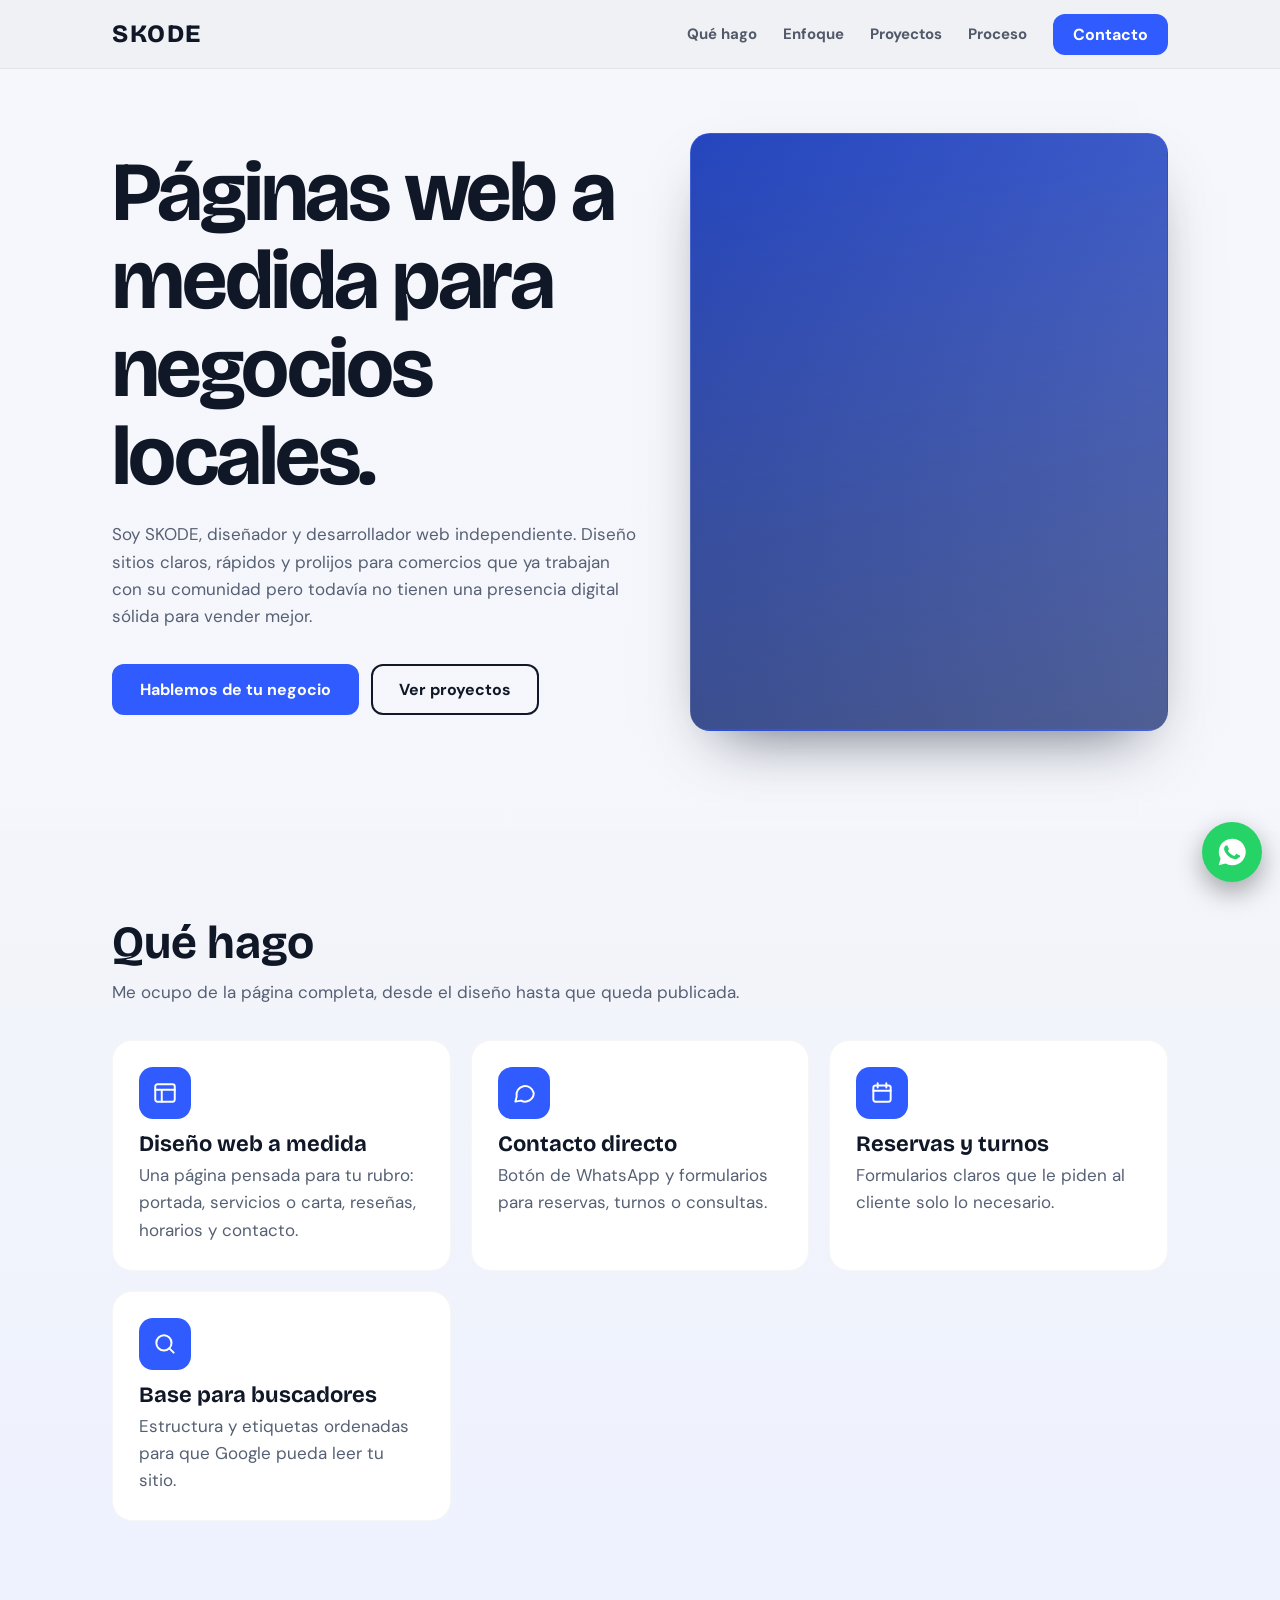
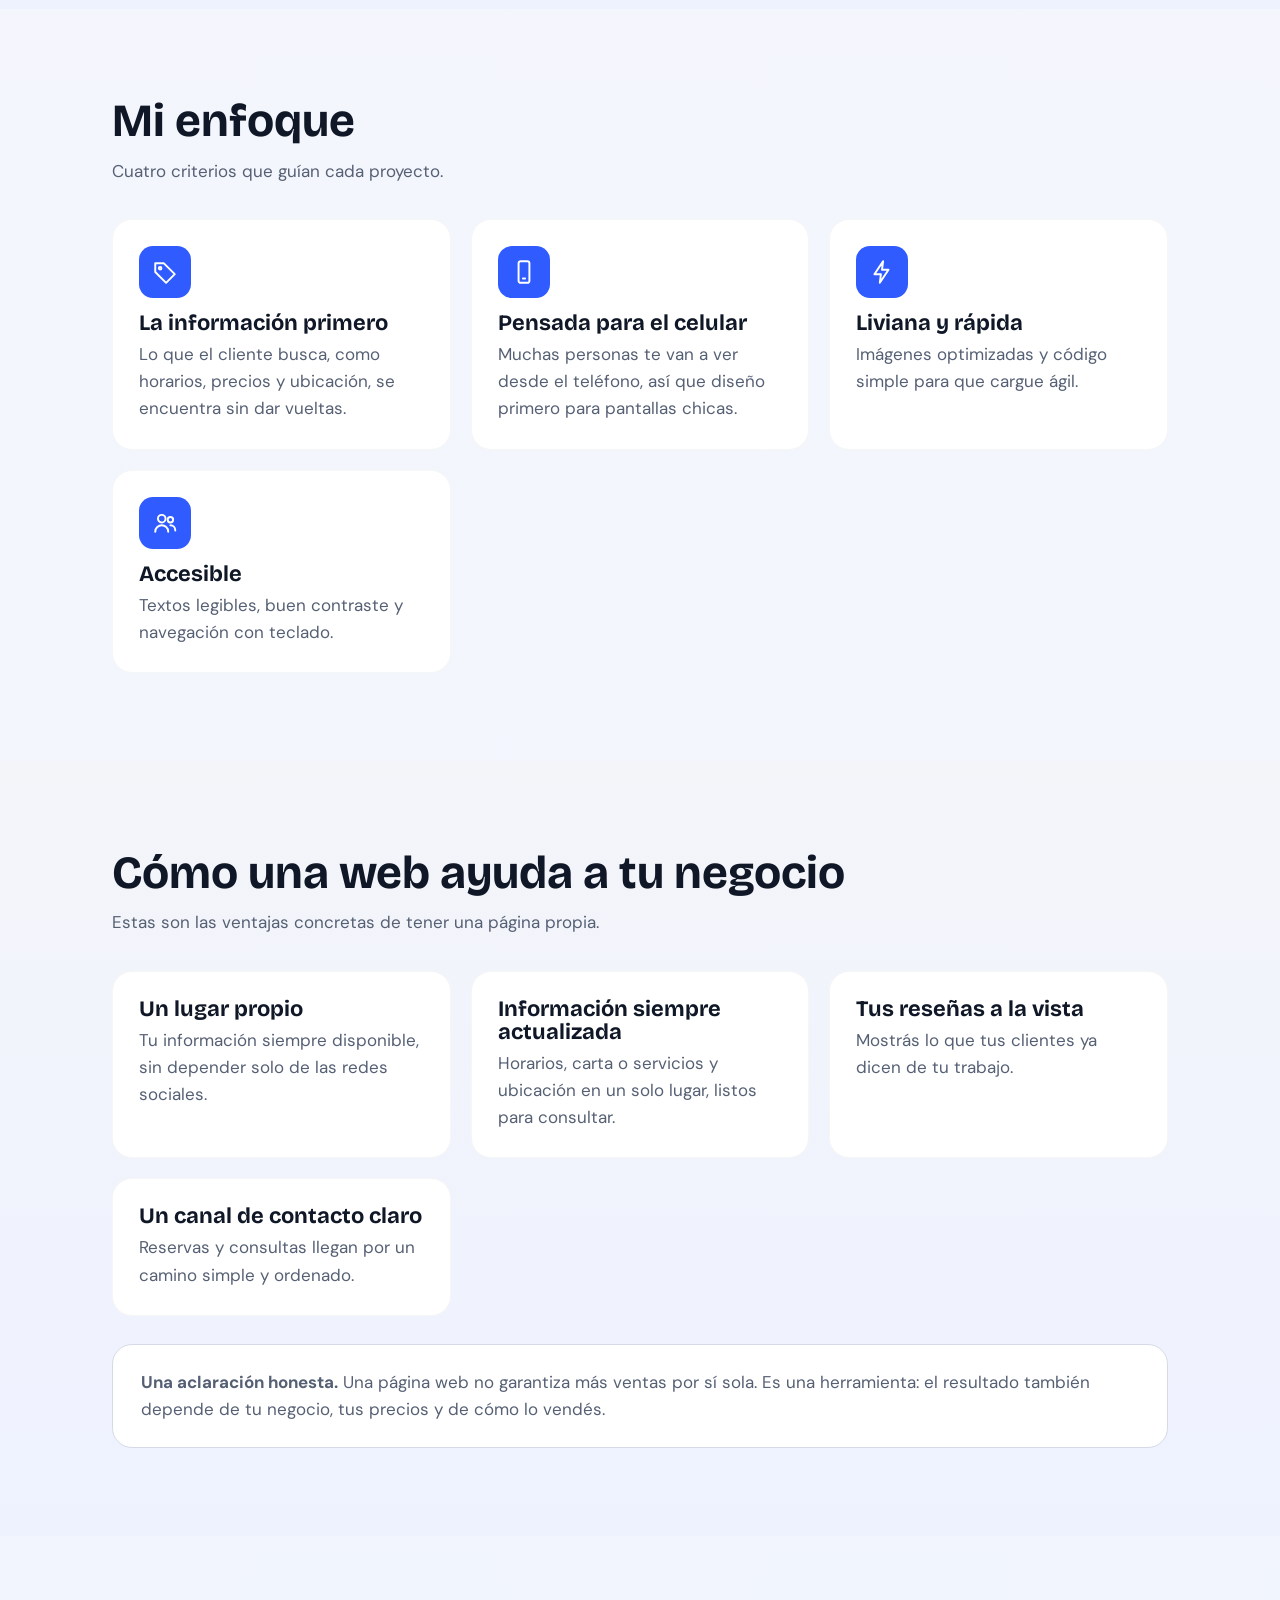
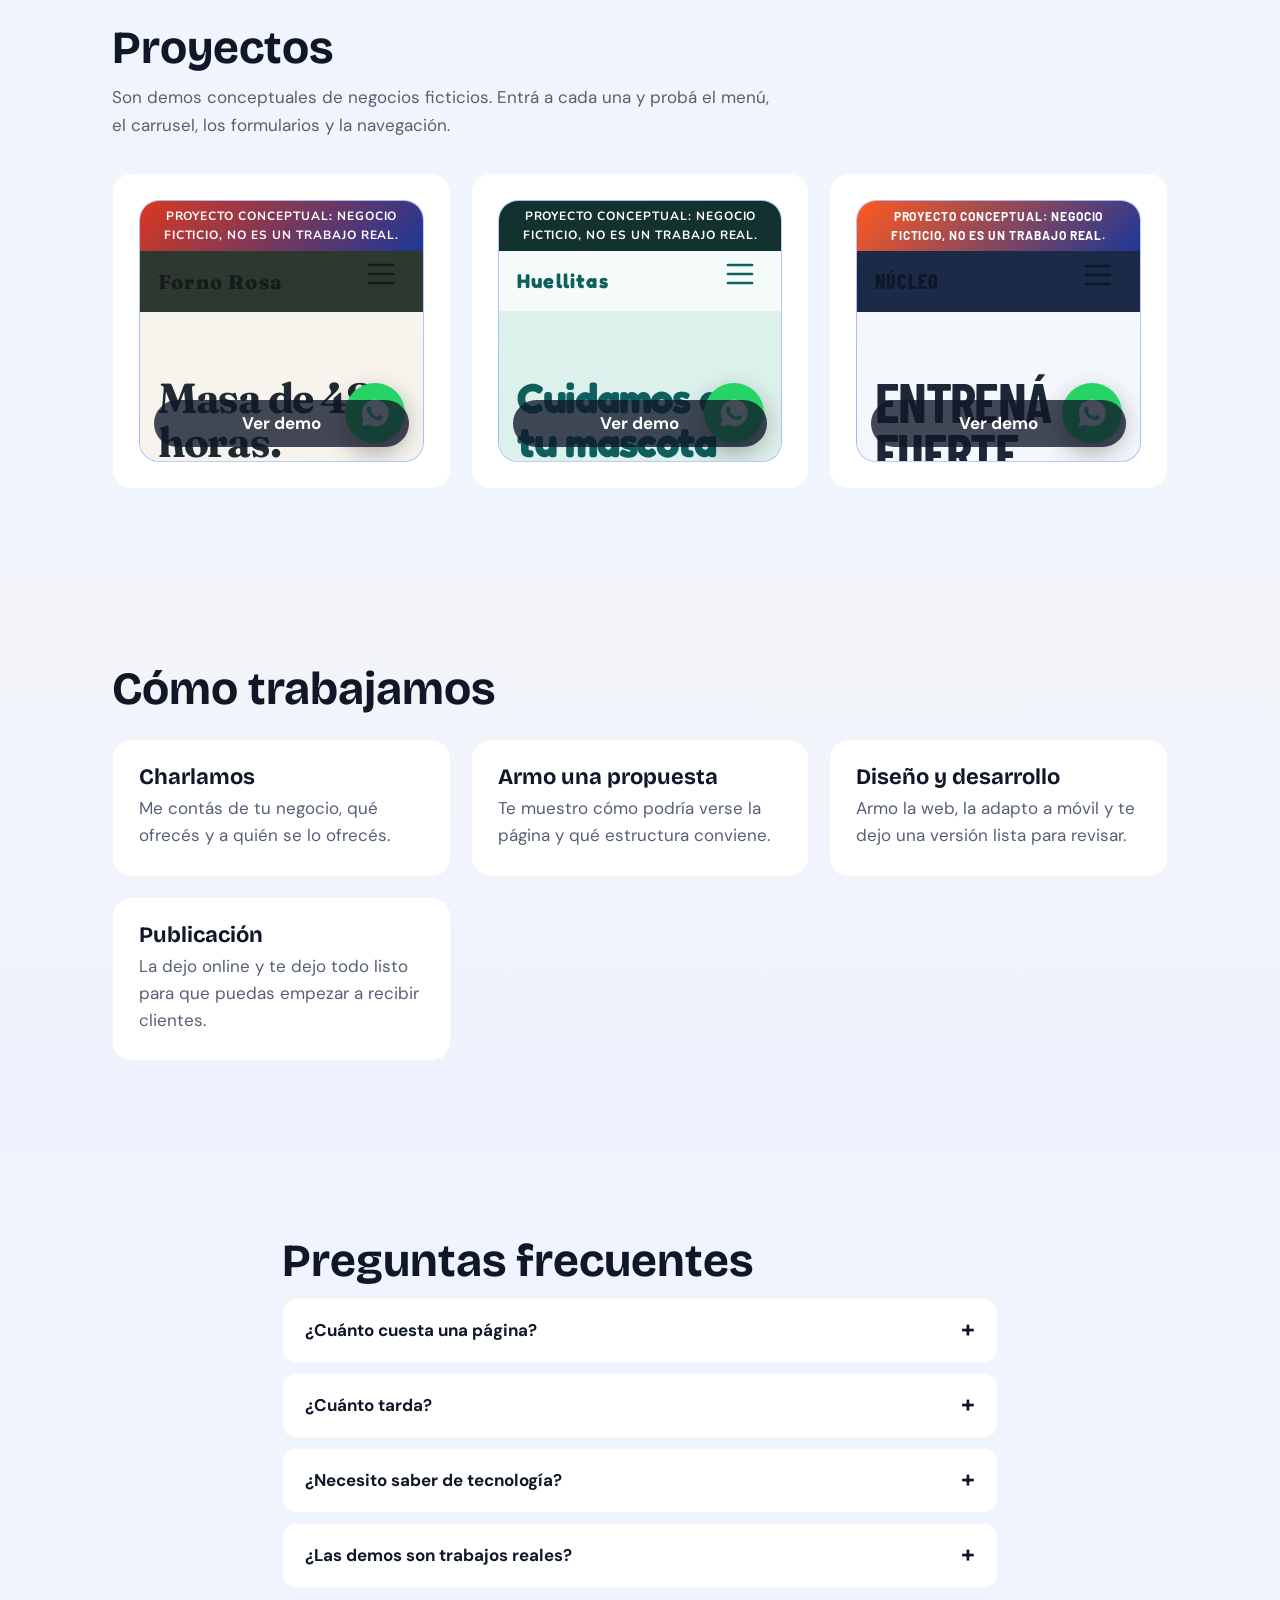
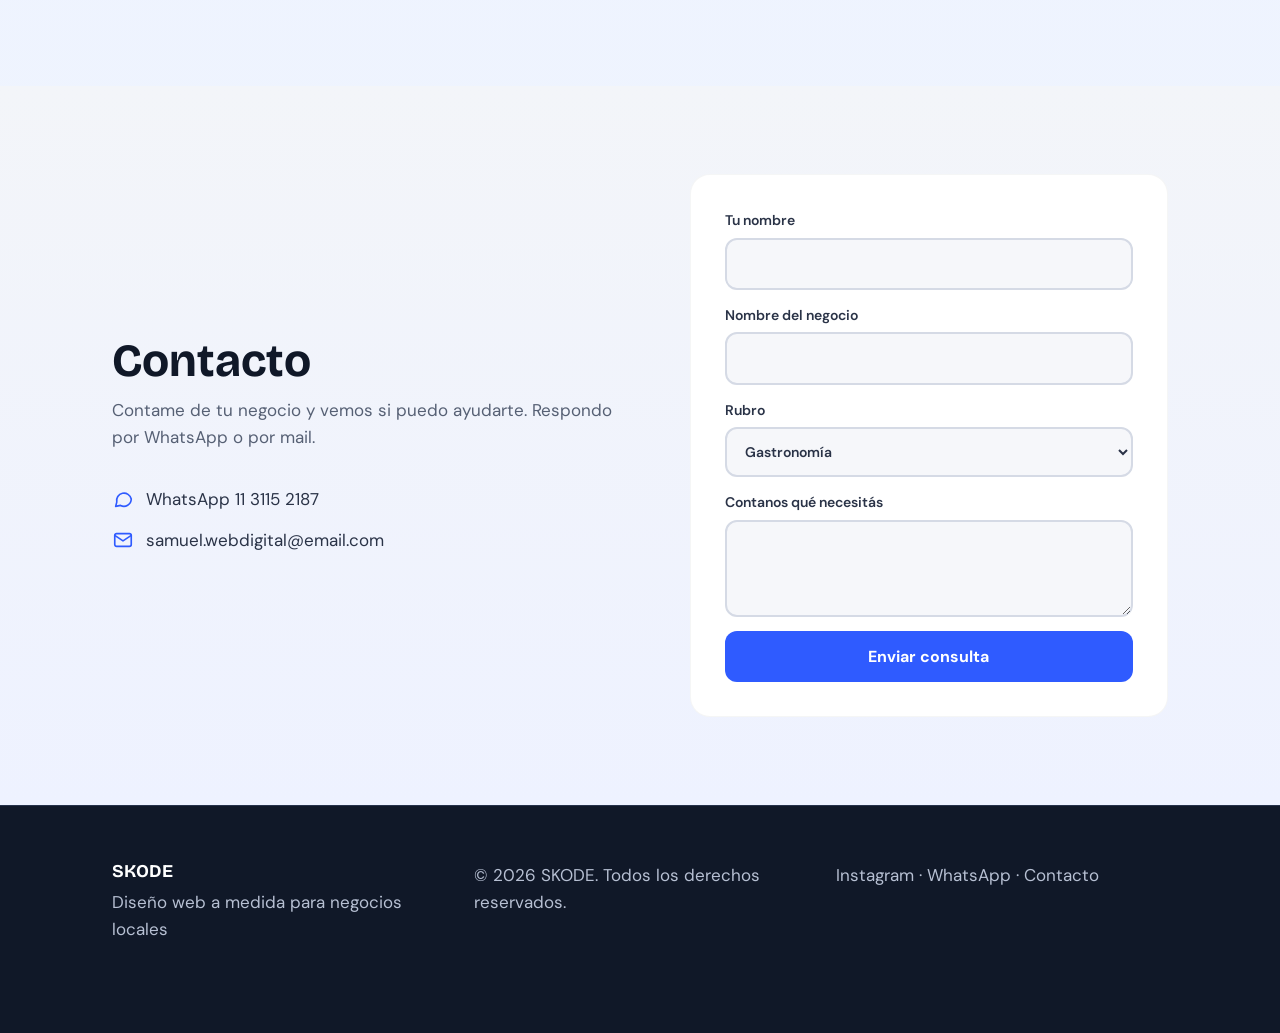
<file: index.html>
<!DOCTYPE html><html lang="es"><head><meta charset="utf-8"><meta name="viewport" content="width=device-width,initial-scale=1"><title>SKODE · Diseño web a medida para negocios locales</title><meta name="description" content="Diseño y desarrollo de páginas web a medida para comercios y negocios locales."><link rel="preconnect" href="https://fonts.googleapis.com"><link rel="preconnect" href="https://fonts.gstatic.com" crossorigin><link href="https://fonts.googleapis.com/css2?family=Bricolage+Grotesque:opsz,wght@12..96,500;12..96,800&family=DM+Sans:wght@400;500;700&display=swap" rel="stylesheet"><link rel="stylesheet" href="assets/common.css"><style>:root{--bg:#EEF0F4;--tx:#2A3347;--hd:#101828;--mu:#566074;--ac:#2F5BFF;--on:#fff;--cd:#fff;--bd:#D5DAE5;--nb:#EEF0F4ee;--fi:#F6F7FA;--r:12px;--r2:20px;--fh:'Bricolage Grotesque',sans-serif;--fb:'DM Sans',sans-serif}body{min-height:100vh}.dk{background:linear-gradient(180deg,#f3f5f9,#eef2ff)}.note{background:var(--cd);padding:24px 28px;border-radius:var(--r2);border:1px solid var(--bd);margin-top:28px}.note p{margin:0;color:var(--mu)}#beneficios .card,#proceso .card{height:100%}.hero .ph{background-blend-mode:multiply}.hero .ph::after{content:"";position:absolute;inset:0;background:linear-gradient(120deg,rgba(15,24,40,.2),rgba(15,24,40,.1));}</style></head><body data-wa="5491131152187" data-msg="Hola! Vi tu portfolio y quiero consultar por una web para mi negocio."><header class="nav"><div class="w"><a class="logo" href="#">SKODE</a><button class="burger" aria-label="Menú"><i data-i="menu"></i></button><nav><a href="#servicios">Qué hago</a><a href="#enfoque">Enfoque</a><a href="#proyectos">Proyectos</a><a href="#proceso">Proceso</a><a class="btn" href="#contacto">Contacto</a></nav></div></header><section class="hero"><div class="w two"><div><h1>Páginas web a medida para negocios locales.</h1><p class="sub">Soy SKODE, diseñador y desarrollador web independiente. Diseño sitios claros, rápidos y prolijos para comercios que ya trabajan con su comunidad pero todavía no tienen una presencia digital sólida para vender mejor.</p><div class="cta"><a class="btn" href="#contacto">Hablemos de tu negocio</a><a class="btn o" href="#proyectos">Ver proyectos</a></div></div><div class="ph tall" data-img="https://images.unsplash.com/photo-1522202176988-66273c2fd55f?auto=format&fit=crop&w=1200&q=80" style="--ill:linear-gradient(180deg,rgba(20,25,31,.12),rgba(20,25,31,.42));--g:linear-gradient(150deg,#2F5BFF,#8CA5FF)"></div></div></section><section class="dk sec" id="servicios"><div class="w"><h2 class="rv">Qué hago</h2><p class="sub rv">Me ocupo de la página completa, desde el diseño hasta que queda publicada.</p><div class="g"><div class="card rv"><div class="ic"><i data-i="layout"></i></div><h3>Diseño web a medida</h3><p>Una página pensada para tu rubro: portada, servicios o carta, reseñas, horarios y contacto.</p></div><div class="card rv"><div class="ic"><i data-i="chat"></i></div><h3>Contacto directo</h3><p>Botón de WhatsApp y formularios para reservas, turnos o consultas.</p></div><div class="card rv"><div class="ic"><i data-i="cal"></i></div><h3>Reservas y turnos</h3><p>Formularios claros que le piden al cliente solo lo necesario.</p></div><div class="card rv"><div class="ic"><i data-i="search"></i></div><h3>Base para buscadores</h3><p>Estructura y etiquetas ordenadas para que Google pueda leer tu sitio.</p></div></div></div></section><section class="sec" id="enfoque"><div class="w"><h2 class="rv">Mi enfoque</h2><p class="sub rv">Cuatro criterios que guían cada proyecto.</p><div class="g"><div class="card rv"><div class="ic"><i data-i="tag"></i></div><h3>La información primero</h3><p>Lo que el cliente busca, como horarios, precios y ubicación, se encuentra sin dar vueltas.</p></div><div class="card rv"><div class="ic"><i data-i="mobile"></i></div><h3>Pensada para el celular</h3><p>Muchas personas te van a ver desde el teléfono, así que diseño primero para pantallas chicas.</p></div><div class="card rv"><div class="ic"><i data-i="bolt"></i></div><h3>Liviana y rápida</h3><p>Imágenes optimizadas y código simple para que cargue ágil.</p></div><div class="card rv"><div class="ic"><i data-i="users"></i></div><h3>Accesible</h3><p>Textos legibles, buen contraste y navegación con teclado.</p></div></div></div></section><section class="dk sec" id="beneficios"><div class="w"><h2 class="rv">Cómo una web ayuda a tu negocio</h2><p class="sub rv">Estas son las ventajas concretas de tener una página propia.</p><div class="g"><div class="card rv"><h3>Un lugar propio</h3><p>Tu información siempre disponible, sin depender solo de las redes sociales.</p></div><div class="card rv"><h3>Información siempre actualizada</h3><p>Horarios, carta o servicios y ubicación en un solo lugar, listos para consultar.</p></div><div class="card rv"><h3>Tus reseñas a la vista</h3><p>Mostrás lo que tus clientes ya dicen de tu trabajo.</p></div><div class="card rv"><h3>Un canal de contacto claro</h3><p>Reservas y consultas llegan por un camino simple y ordenado.</p></div></div><div class="note rv"><p><b>Una aclaración honesta.</b> Una página web no garantiza más ventas por sí sola. Es una herramienta: el resultado también depende de tu negocio, tus precios y de cómo lo vendés.</p></div></div></section><section class="sec" id="proyectos"><div class="w"><h2 class="rv">Proyectos</h2><p class="sub rv">Son demos conceptuales de negocios ficticios. Entrá a cada una y probá el menú, el carrusel, los formularios y la navegación.</p><div class="g"><article class="card pc rv"><div class="shot"><iframe src="demos/pizzeria.html" title="Vista previa de la demo de pizzería" loading="lazy" tabindex="-1"></iframe><a href="demos/pizzeria.html">Ver demo</a></div></article><article class="card pc rv"><div class="shot"><iframe src="demos/veterinaria.html" title="Vista previa de la demo de veterinaria" loading="lazy" tabindex="-1"></iframe><a href="demos/veterinaria.html">Ver demo</a></div></article><article class="card pc rv"><div class="shot"><iframe src="demos/gimnasio.html" title="Vista previa de la demo de gimnasio" loading="lazy" tabindex="-1"></iframe><a href="demos/gimnasio.html">Ver demo</a></div></article></div></div></section><section class="dk sec" id="proceso"><div class="w"><h2 class="rv">Cómo trabajamos</h2><div class="g n" style="margin-top:26px"><div class="card stp rv"><h3>Charlamos</h3><p>Me contás de tu negocio, qué ofrecés y a quién se lo ofrecés.</p></div><div class="card stp rv"><h3>Armo una propuesta</h3><p>Te muestro cómo podría verse la página y qué estructura conviene.</p></div><div class="card stp rv"><h3>Diseño y desarrollo</h3><p>Armo la web, la adapto a móvil y te dejo una versión lista para revisar.</p></div><div class="card stp rv"><h3>Publicación</h3><p>La dejo online y te dejo todo listo para que puedas empezar a recibir clientes.</p></div></div></div></section><section class="sec" id="faq"><div class="w" style="max-width:760px"><h2 class="rv">Preguntas frecuentes</h2><details class="rv"><summary>¿Cuánto cuesta una página?</summary><p>Depende de lo que necesites. Escribime y te paso un presupuesto sin compromiso.</p></details><details class="rv"><summary>¿Cuánto tarda?</summary><p>Depende de la cantidad de secciones y de qué tan rápido tengamos los textos y las fotos. Te doy un plazo estimado antes de empezar.</p></details><details class="rv"><summary>¿Necesito saber de tecnología?</summary><p>No. Me encargo de la parte técnica y te explico lo que necesites saber.</p></details><details class="rv"><summary>¿Las demos son trabajos reales?</summary><p>No. Son proyectos conceptuales de negocios ficticios, hechos para mostrar mi forma de trabajar.</p></details></div></section><section class="dk sec" id="contacto"><div class="w two"><div class="rv"><h2>Contacto</h2><p class="sub">Contame de tu negocio y vemos si puedo ayudarte. Respondo por WhatsApp o por mail.</p><ul class="info"><li><i data-i="chat"></i>WhatsApp 11 3115 2187</li><li><i data-i="mail"></i>samuel.webdigital@email.com</li></ul></div><form class="f rv" style="grid-template-columns:1fr" data-t="Hola! Vi tu portfolio y quiero consultar por una web:" data-ok="¡Mensaje recibido!"><label>Tu nombre<input name="Nombre" required></label><label>Nombre del negocio<input name="Negocio" required></label><label>Rubro<select name="Rubro"><option>Gastronomía</option><option>Salud y mascotas</option><option>Deportes</option><option>Belleza</option><option>Otro</option></select></label><label>Contanos qué necesitás<textarea name="Consulta" rows="3"></textarea></label><button class="btn" type="submit">Enviar consulta</button></form></div></section><footer style="background:#101828;color:#b7c0d3;border-color:#26324b"><div class="w fg"><div><h3 style="color:#fff">SKODE</h3><p>Diseño web a medida para negocios locales</p></div><div><p>© 2026 SKODE. Todos los derechos reservados.</p></div><div><p>Instagram · WhatsApp · Contacto</p></div></div></footer><script src="assets/common.js"></script></body></html>
</file>
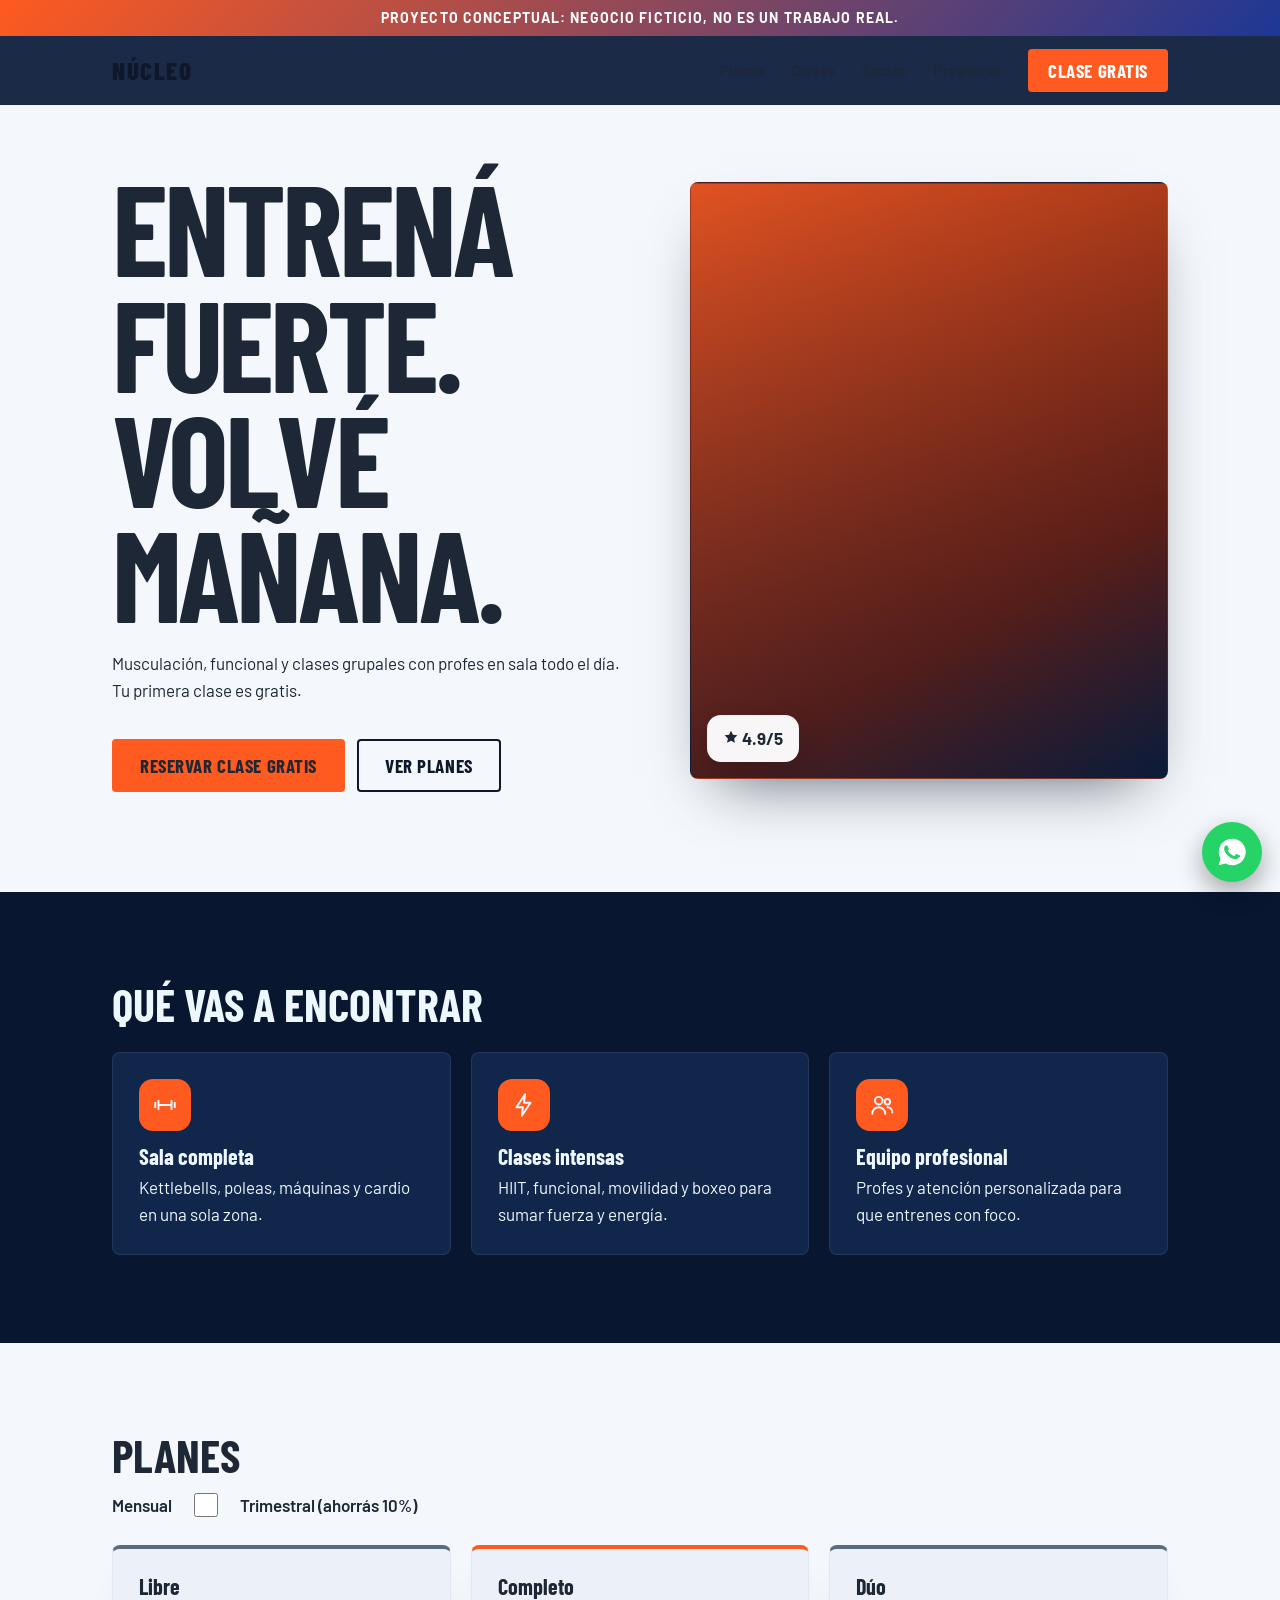
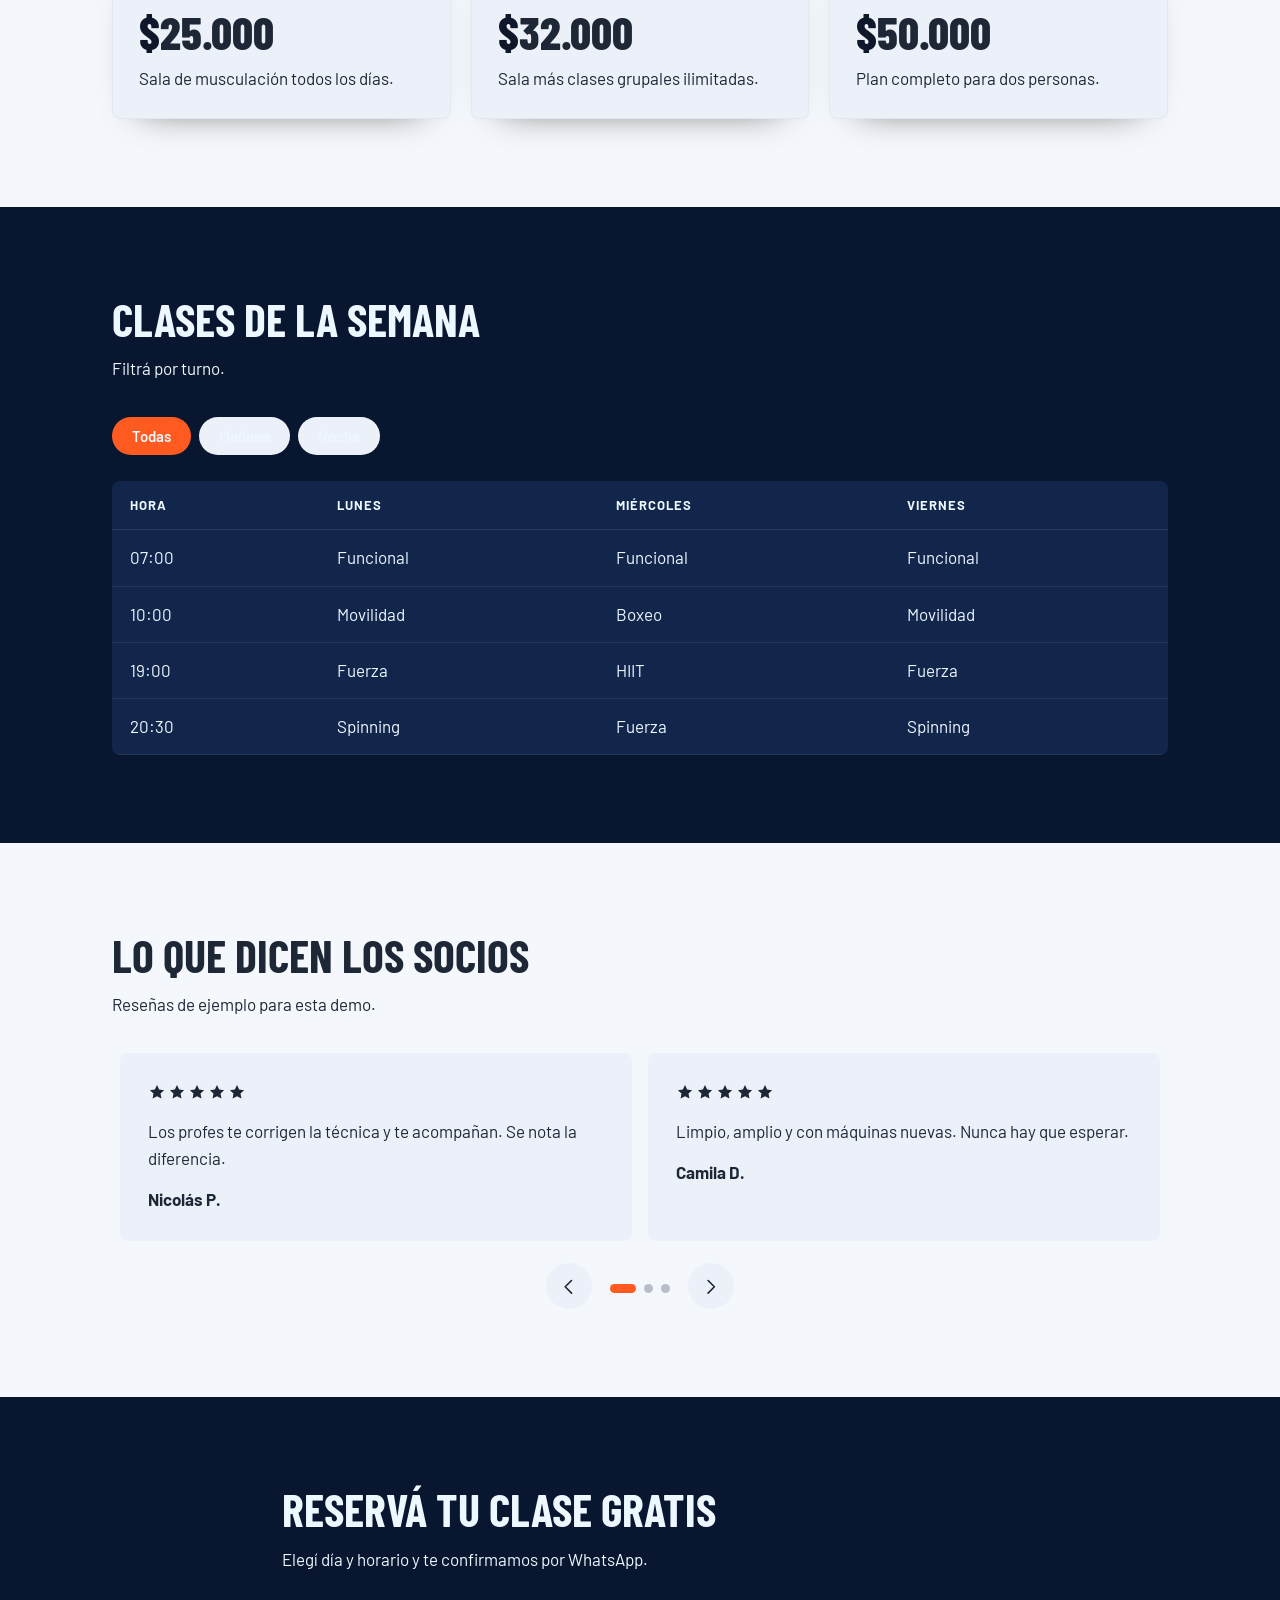
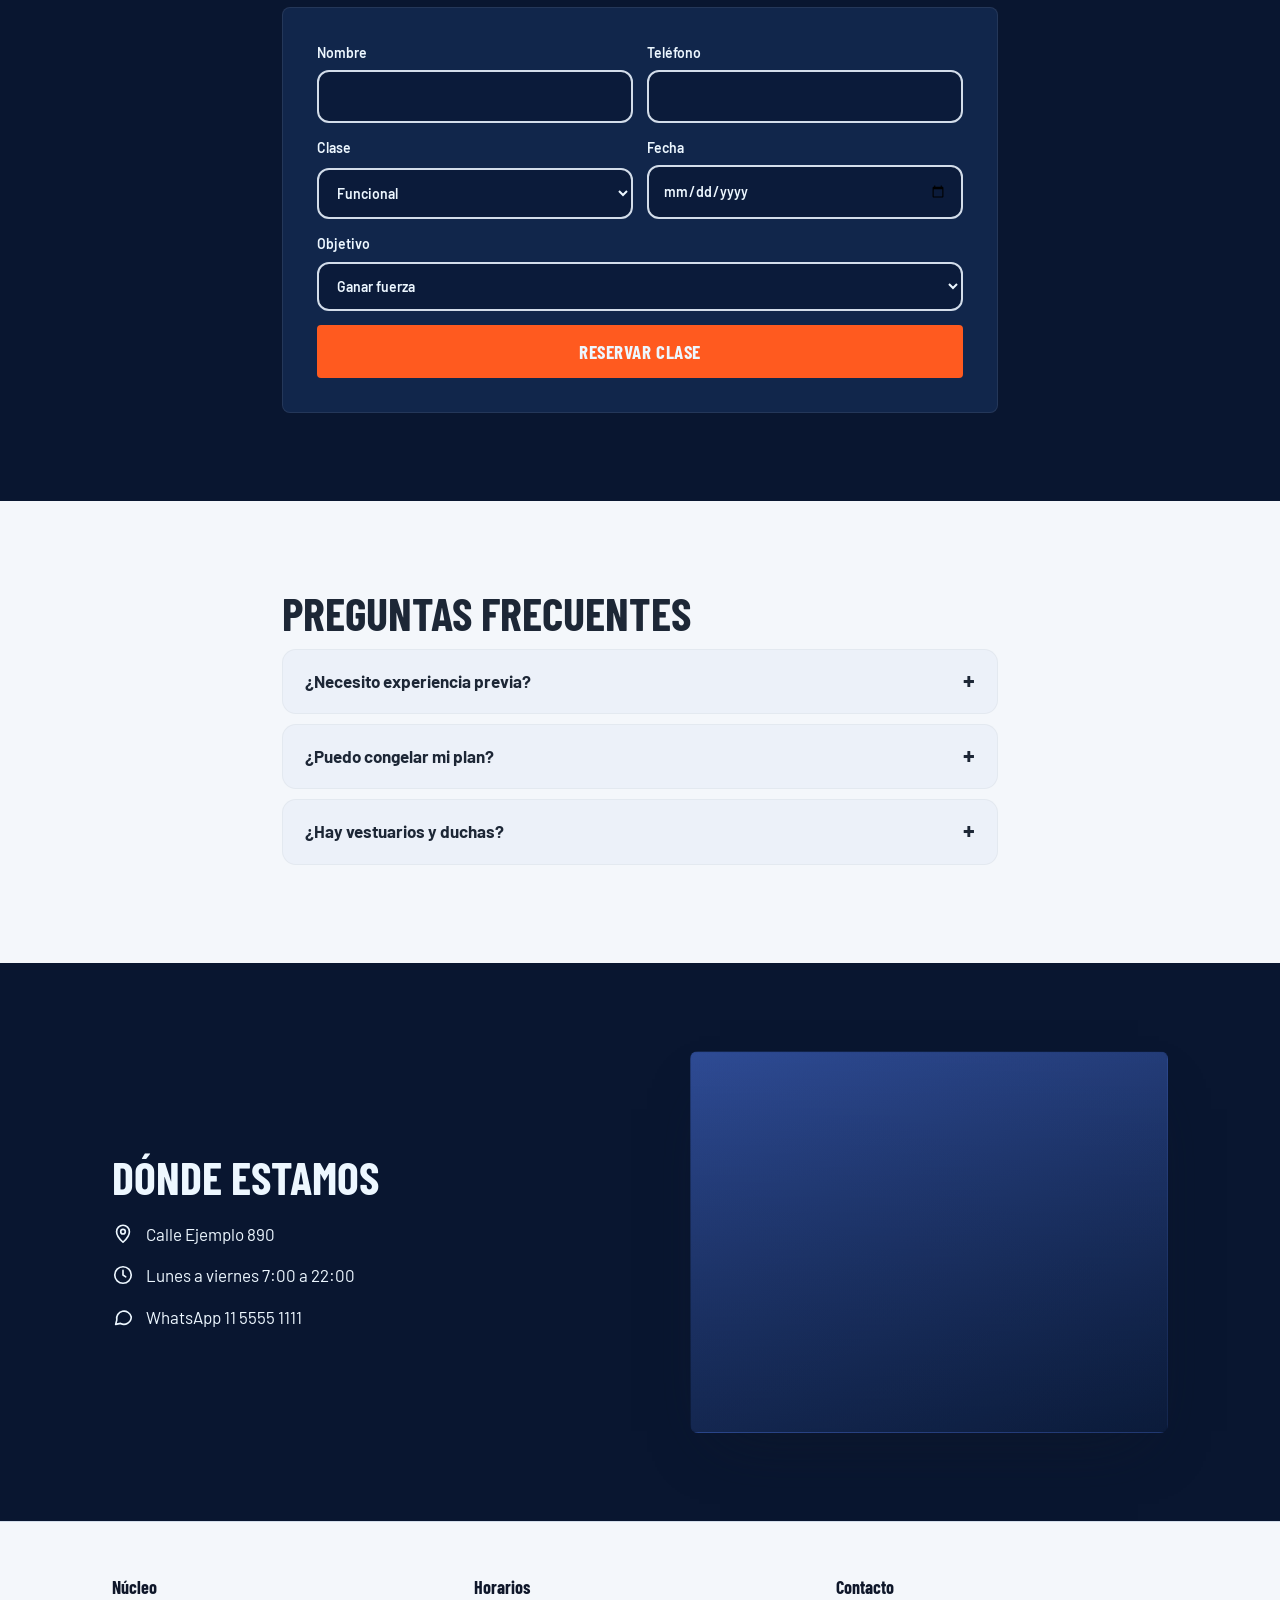
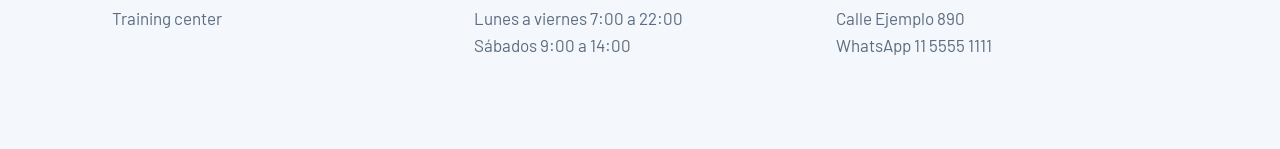
<file: demos/gimnasio.html>
<!DOCTYPE html><html lang="es"><head><meta charset="utf-8"><meta name="viewport" content="width=device-width,initial-scale=1"><title>Núcleo Training · Gimnasio (demo)</title><link href="https://fonts.googleapis.com/css2?family=Barlow+Condensed:wght@700;800&family=Barlow:wght@400;600&display=swap" rel="stylesheet"><link rel="stylesheet" href="../assets/common.css"><style>:root{--bg:#f4f7fb;--tx:#1d2736;--hd:#0f172a;--mu:#5b6c80;--ac:#FF5A1F;--on:#fff;--cd:#ecf1f9;--bd:#d3ddea;--nb:#0B1B3Aee;--fi:#0B1B3A;--r:4px;--r2:8px;--fh:'Barlow Condensed',sans-serif;--fb:Barlow;--light:#f7fbff}body{background:#f4f7fb;color:var(--tx)}section:not(.alt),section:not(.alt) *{color:var(--tx)}.sub,.card p,.plan p,.info li,.tb td,.tb th,details p,summary,li,.f label,.f input,.f select,.f textarea,.stats span{color:var(--tx)!important}.alt,.alt *{color:#edf7ff!important}.alt .sub,.alt .card p,.alt .plan p,.alt .tb td,.alt .tb th,.alt details p,.alt summary,.alt .info li,.alt .f label,.alt .f input,.alt .f select,.alt .f textarea{color:#edf7ff!important}.alt{background:#091630}.alt .sub,.alt .card p,.alt .card h3,.alt .info li,.alt .info,.alt summary,.alt details p,.alt .sw,.alt .tb td,.alt .tb th,.alt .plan p,.alt .plan h3,.alt .plan em,.alt .badge,.alt .btn.o{color:#f3f8ff}.alt .card,.alt .tb,.alt details,.alt .f{background:rgba(19,41,79,.9);border-color:rgba(255,255,255,.08)}.alt .card p{color:#dfe9ff}.alt .plan em{color:#fff}.alt .plan{border-top-color:#ff8a5a}.alt .sw{color:#f1f7ff}.alt .tb th,.alt .tb td{color:#eaf1ff}.alt .tb th{border-color:rgba(255,255,255,.08)}.alt .tb td{border-color:rgba(255,255,255,.07)}.alt .card,.alt .plan{box-shadow:none}.alt .card h3{color:#fff}.alt summary{color:#fff}h1,h2,.logo{text-transform:uppercase}h1{font-size:clamp(56px,10vw,128px);line-height:.9;color:var(--hd)}h1 span{color:var(--ac)}.btn{text-transform:uppercase;font-family:var(--fh);font-size:19px;letter-spacing:.03em}.plan{border-top:4px solid var(--mu)}.plan.top{border-top-color:var(--ac)}.plan em{display:block;font:800 46px var(--fh);font-style:normal;color:var(--hd);margin:6px 0}.sw{display:flex;align-items:center;gap:12px;margin-bottom:26px;font-weight:600}.sw input{width:44px;height:24px;accent-color:var(--ac)}.tb{width:100%;border-collapse:collapse;background:var(--cd);border-radius:8px;overflow:hidden}.tb th,.tb td{padding:14px 18px;text-align:left;border-bottom:1px solid var(--bd)}.tb th{color:var(--mu);font-size:13px;text-transform:uppercase;letter-spacing:.08em}.card{box-shadow:0 18px 38px -30px rgba(0,0,0,.7)}.nav .btn{background:var(--ac)}.hero .ph{background-position:center !important}.badge{background:rgba(255,255,255,.96)}.info li{align-items:flex-start}.info .i{margin-top:2px}</style></head><body data-wa="5491100000000" data-msg="Hola Núcleo! Quiero probar una clase gratis."><div class="demo">Proyecto conceptual: negocio ficticio, no es un trabajo real.</div><header class="nav"><div class="w"><a class="logo" href="#">Núcleo</a><button class="burger" aria-label="Menú"><i data-i="menu"></i></button><nav><a href="#planes">Planes</a><a href="#clases">Clases</a><a href="#resenas">Socios</a><a href="#faq">Preguntas</a><a class="btn" href="#clase">Clase gratis</a></nav></div></header><section class="hero"><div class="w two"><div><h1>Entrená fuerte. <span>Volvé mañana.</span></h1><p class="sub">Musculación, funcional y clases grupales con profes en sala todo el día. Tu primera clase es gratis.</p><div class="cta"><a class="btn" href="#clase">Reservar clase gratis</a><a class="btn o" href="#planes">Ver planes</a></div></div><div class="ph tall nofoto" data-img="https://images.unsplash.com/photo-1517836357463-d25dfeac3438?auto=format&fit=crop&w=1200&q=80" style="--ill:linear-gradient(180deg,rgba(11,27,58,.12),rgba(11,27,58,.42));--g:linear-gradient(150deg,#FF5A1F,#7a1f0a 70%,#0B1B3A)"><div class="badge"><i data-i="star"></i> 4.9/5</div></div></div></section><section class="alt sec"><div class="w"><h2 class="rv">Qué vas a encontrar</h2><div class="g" style="margin-top:24px"><div class="card rv"><div class="ic"><i data-i="dumb"></i></div><h3>Sala completa</h3><p>Kettlebells, poleas, máquinas y cardio en una sola zona.</p></div><div class="card rv"><div class="ic"><i data-i="bolt"></i></div><h3>Clases intensas</h3><p>HIIT, funcional, movilidad y boxeo para sumar fuerza y energía.</p></div><div class="card rv"><div class="ic"><i data-i="users"></i></div><h3>Equipo profesional</h3><p>Profes y atención personalizada para que entrenes con foco.</p></div></div></div></section><section class="sec" id="planes"><div class="w"><h2 class="rv">Planes</h2><label class="sw rv">Mensual<input type="checkbox" data-bill>Trimestral (ahorrás 10%)</label><div class="g"><div class="card plan rv"><h3>Libre</h3><em>$<span data-m="25.000" data-t="22.500">25.000</span></em><p>Sala de musculación todos los días.</p></div><div class="card plan top rv"><h3>Completo</h3><em>$<span data-m="32.000" data-t="28.800">32.000</span></em><p>Sala más clases grupales ilimitadas.</p></div><div class="card plan rv"><h3>Dúo</h3><em>$<span data-m="50.000" data-t="45.000">50.000</span></em><p>Plan completo para dos personas.</p></div></div></div></section><section class="alt sec" id="clases"><div class="w"><h2 class="rv">Clases de la semana</h2><p class="sub rv">Filtrá por turno.</p><div class="tabs rv" data-tabs=".cl"><button class="on" data-f="*">Todas</button><button data-f="m">Mañana</button><button data-f="n">Noche</button></div><div class="sc rv"><table class="tb"><tr><th>Hora</th><th>Lunes</th><th>Miércoles</th><th>Viernes</th></tr><tr class="cl" data-c="m"><td>07:00</td><td>Funcional</td><td>Funcional</td><td>Funcional</td></tr><tr class="cl" data-c="m"><td>10:00</td><td>Movilidad</td><td>Boxeo</td><td>Movilidad</td></tr><tr class="cl" data-c="n"><td>19:00</td><td>Fuerza</td><td>HIIT</td><td>Fuerza</td></tr><tr class="cl" data-c="n"><td>20:30</td><td>Spinning</td><td>Fuerza</td><td>Spinning</td></tr></table></div></div></section><section class="sec" id="resenas"><div class="w"><h2 class="rv">Lo que dicen los socios</h2><p class="sub rv">Reseñas de ejemplo para esta demo.</p><div class="car rv"><div class="tr"><div class="sl"><div><span class="st" data-s="5"></span><p>Los profes te corrigen la técnica y te acompañan. Se nota la diferencia.</p><b>Nicolás P.</b></div></div><div class="sl"><div><span class="st" data-s="5"></span><p>Limpio, amplio y con máquinas nuevas. Nunca hay que esperar.</p><b>Camila D.</b></div></div><div class="sl"><div><span class="st" data-s="5"></span><p>Las clases de HIIT son un desafío y el ambiente es muy bueno.</p><b>Joaquín T.</b></div></div><div class="sl"><div><span class="st" data-s="4"></span><p>Buen horario y buen precio. Los sábados se llena un poco.</p><b>Mariana L.</b></div></div></div><div class="cn"><button class="prev" aria-label="Anterior"><i data-i="left"></i></button><div class="dots"></div><button class="next" aria-label="Siguiente"><i data-i="right"></i></button></div></div></div></section><section class="alt sec" id="clase"><div class="w" style="max-width:760px"><h2 class="rv">Reservá tu clase gratis</h2><p class="sub rv">Elegí día y horario y te confirmamos por WhatsApp.</p><form class="f rv" data-t="Hola Núcleo! Quiero reservar mi clase gratis:" data-ok="¡Clase reservada!"><label>Nombre<input name="Nombre" required></label><label>Teléfono<input name="Teléfono" type="tel" required></label><label>Clase<select name="Clase"><option>Funcional</option><option>Fuerza</option><option>HIIT</option><option>Boxeo</option><option>Spinning</option></select></label><label>Fecha<input name="Fecha" type="date" required></label><label class="full">Objetivo<select name="Objetivo"><option>Ganar fuerza</option><option>Bajar de peso</option><option>Mejorar mi condición</option><option>Solo quiero conocer</option></select></label><button class="btn full" type="submit">Reservar clase</button></form></div></section><section class="sec" id="faq"><div class="w" style="max-width:760px"><h2 class="rv">Preguntas frecuentes</h2><details class="rv"><summary>¿Necesito experiencia previa?</summary><p>No. Un profe arma tu rutina inicial según tu objetivo.</p></details><details class="rv"><summary>¿Puedo congelar mi plan?</summary><p>Sí, hasta 30 días por año avisando con anticipación.</p></details><details class="rv"><summary>¿Hay vestuarios y duchas?</summary><p>Sí, con casilleros y duchas con agua caliente.</p></details></div></section><section class="alt sec" id="ubicacion"><div class="w two"><div class="rv"><h2>Dónde estamos</h2><ul class="info"><li><i data-i="pin"></i>Calle Ejemplo 890</li><li><i data-i="clock"></i>Lunes a viernes 7:00 a 22:00</li><li><i data-i="chat"></i>WhatsApp 11 5555 1111</li></ul></div><div class="ph wide nofoto" data-img="https://images.unsplash.com/photo-1534438327276-14e5300c3a48?auto=format&fit=crop&w=1200&q=80" style="--ill:linear-gradient(180deg,rgba(11,27,58,.08),rgba(11,27,58,.28));--g:linear-gradient(160deg,#314f9c,#0b1b3a)"></div></div></section><footer><div class="w fg"><div><h3>Núcleo</h3><p>Training center</p></div><div><h3>Horarios</h3><p>Lunes a viernes 7:00 a 22:00<br>Sábados 9:00 a 14:00</p></div><div><h3>Contacto</h3><p>Calle Ejemplo 890<br>WhatsApp 11 5555 1111</p></div></div></footer><script src="../assets/common.js"></script></body></html>
</file>
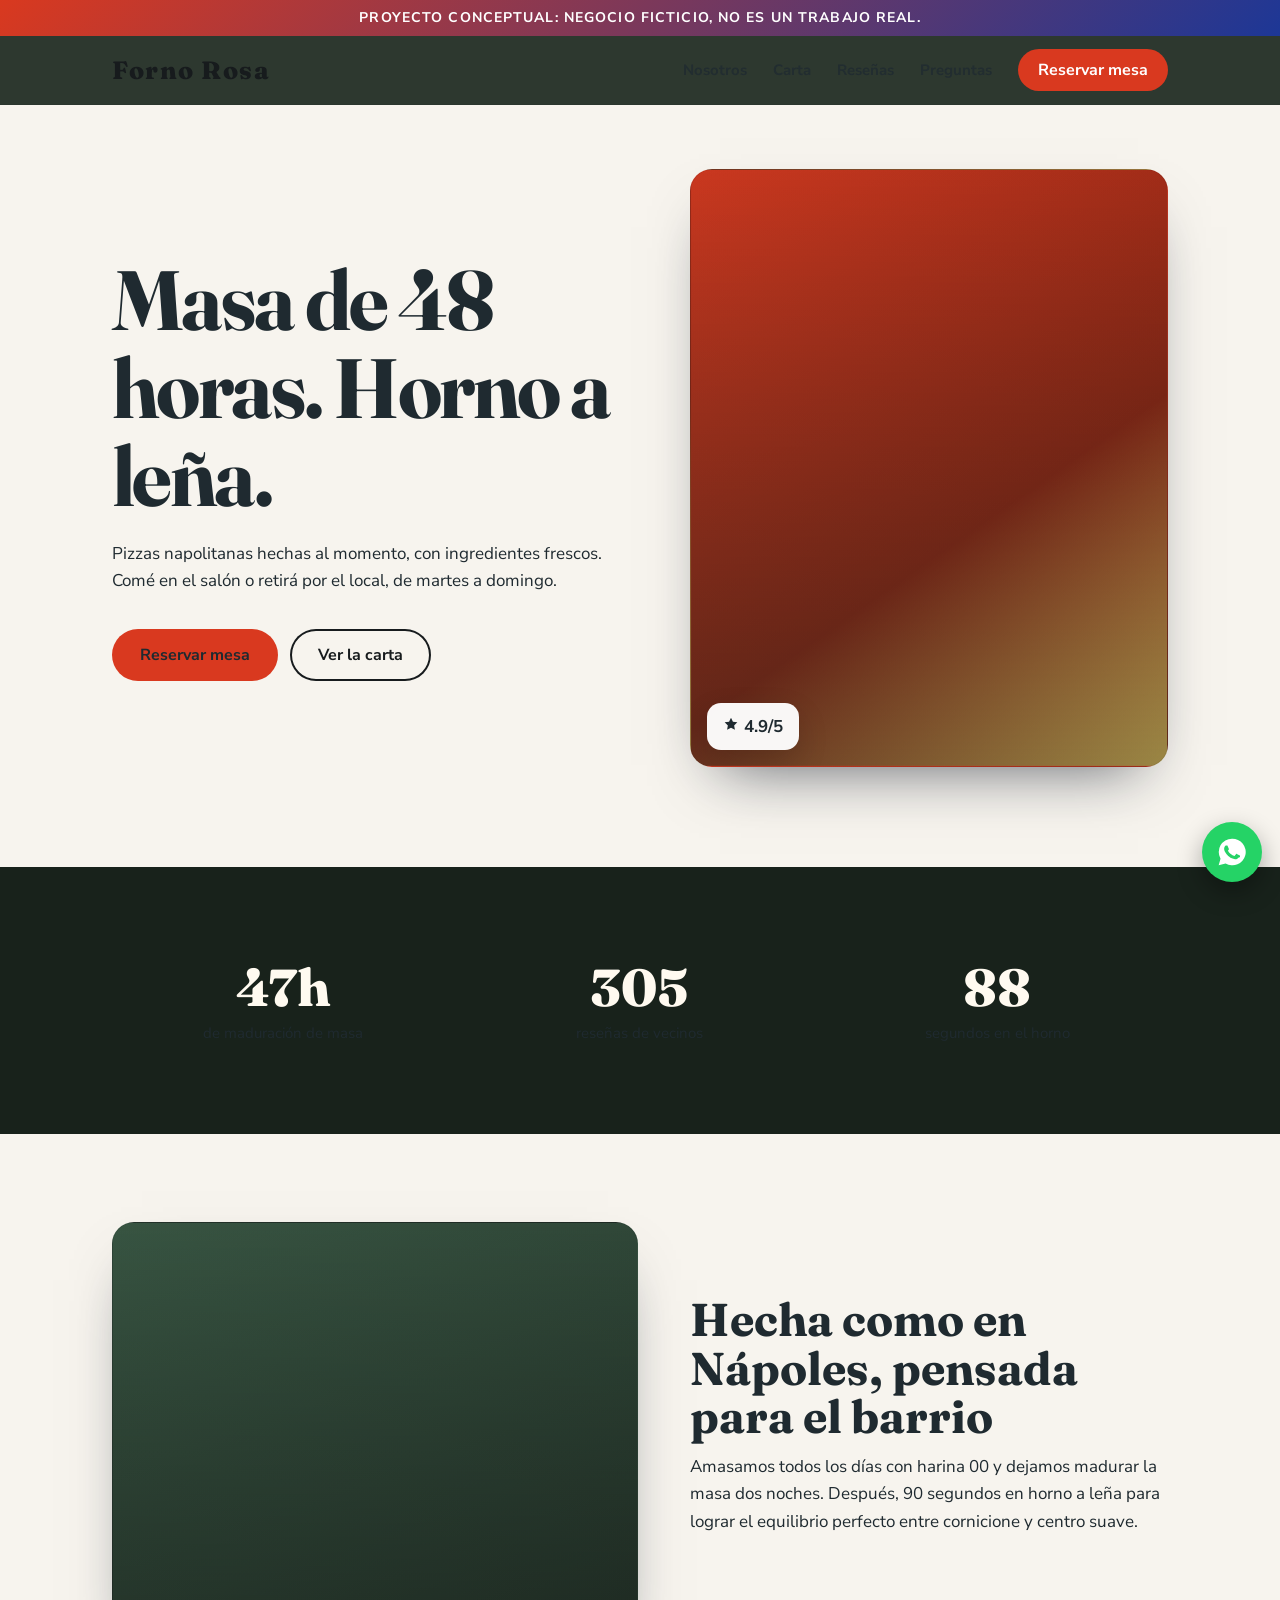
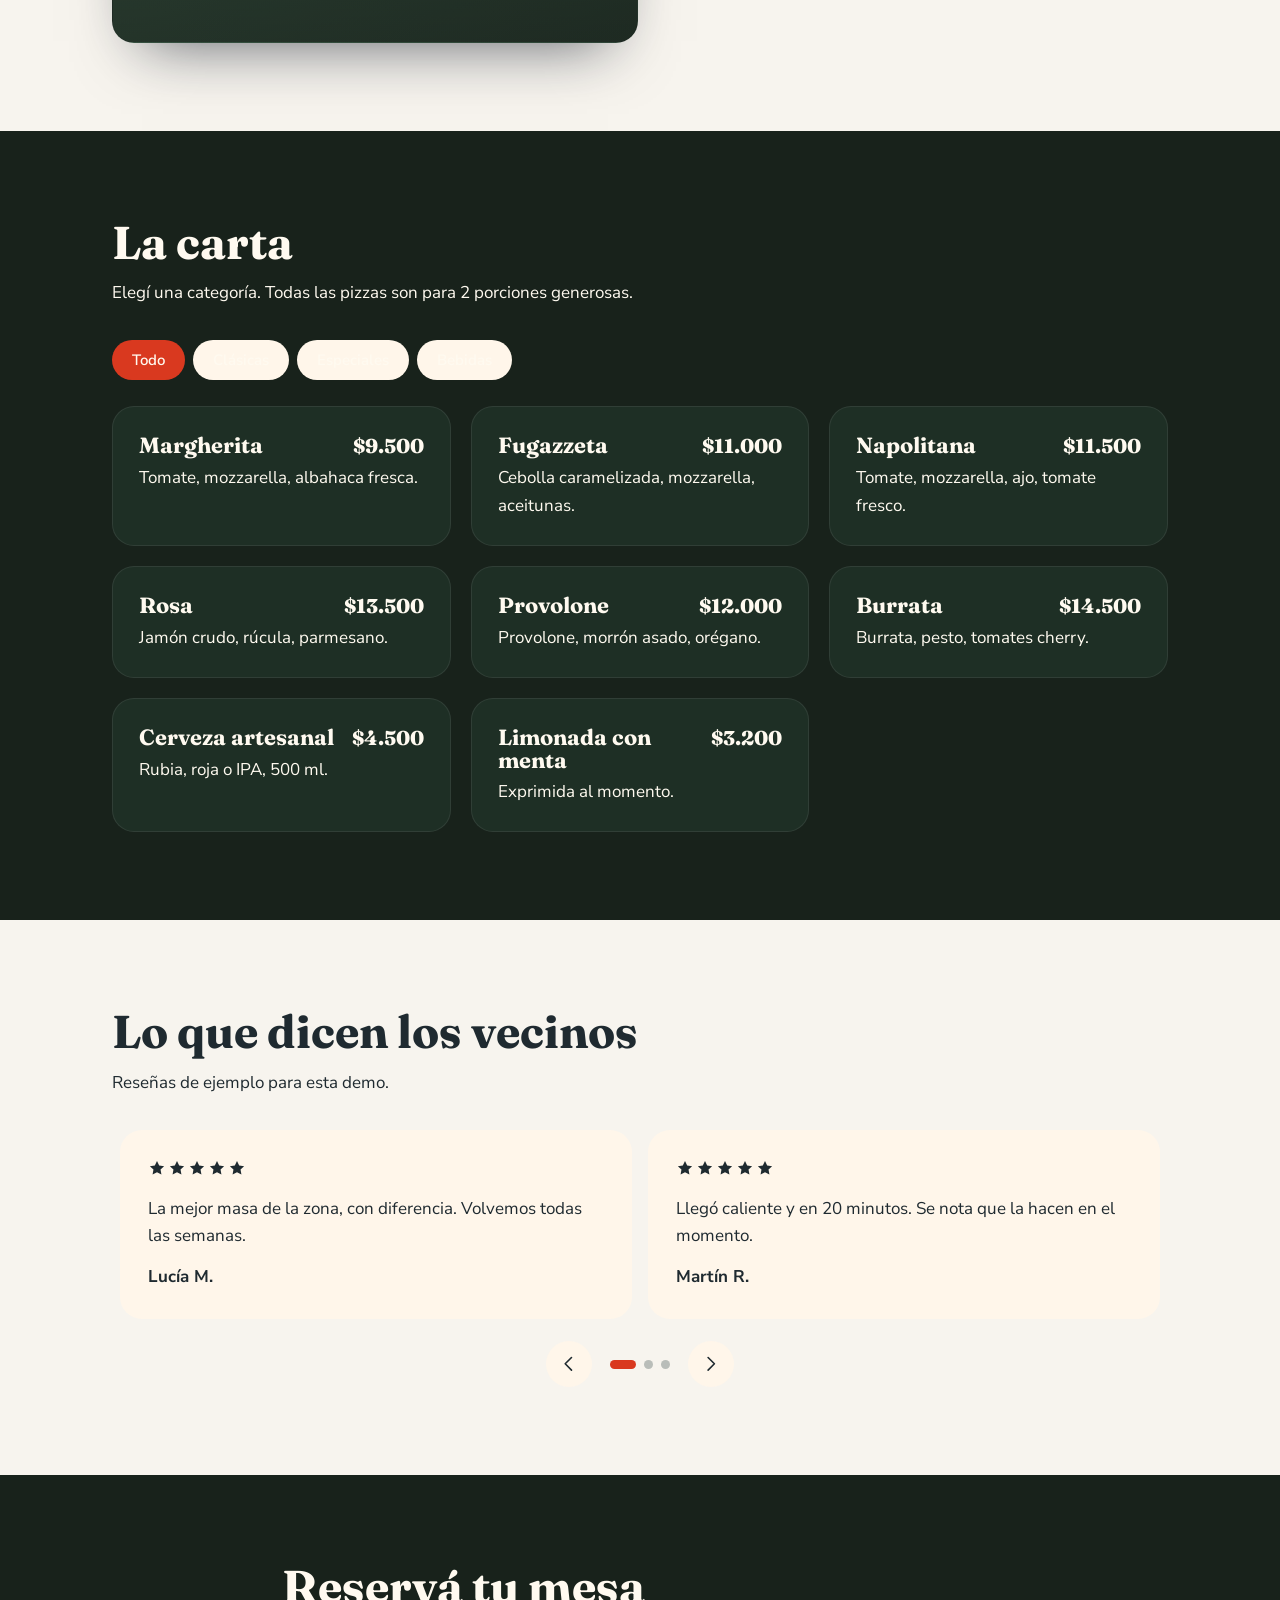
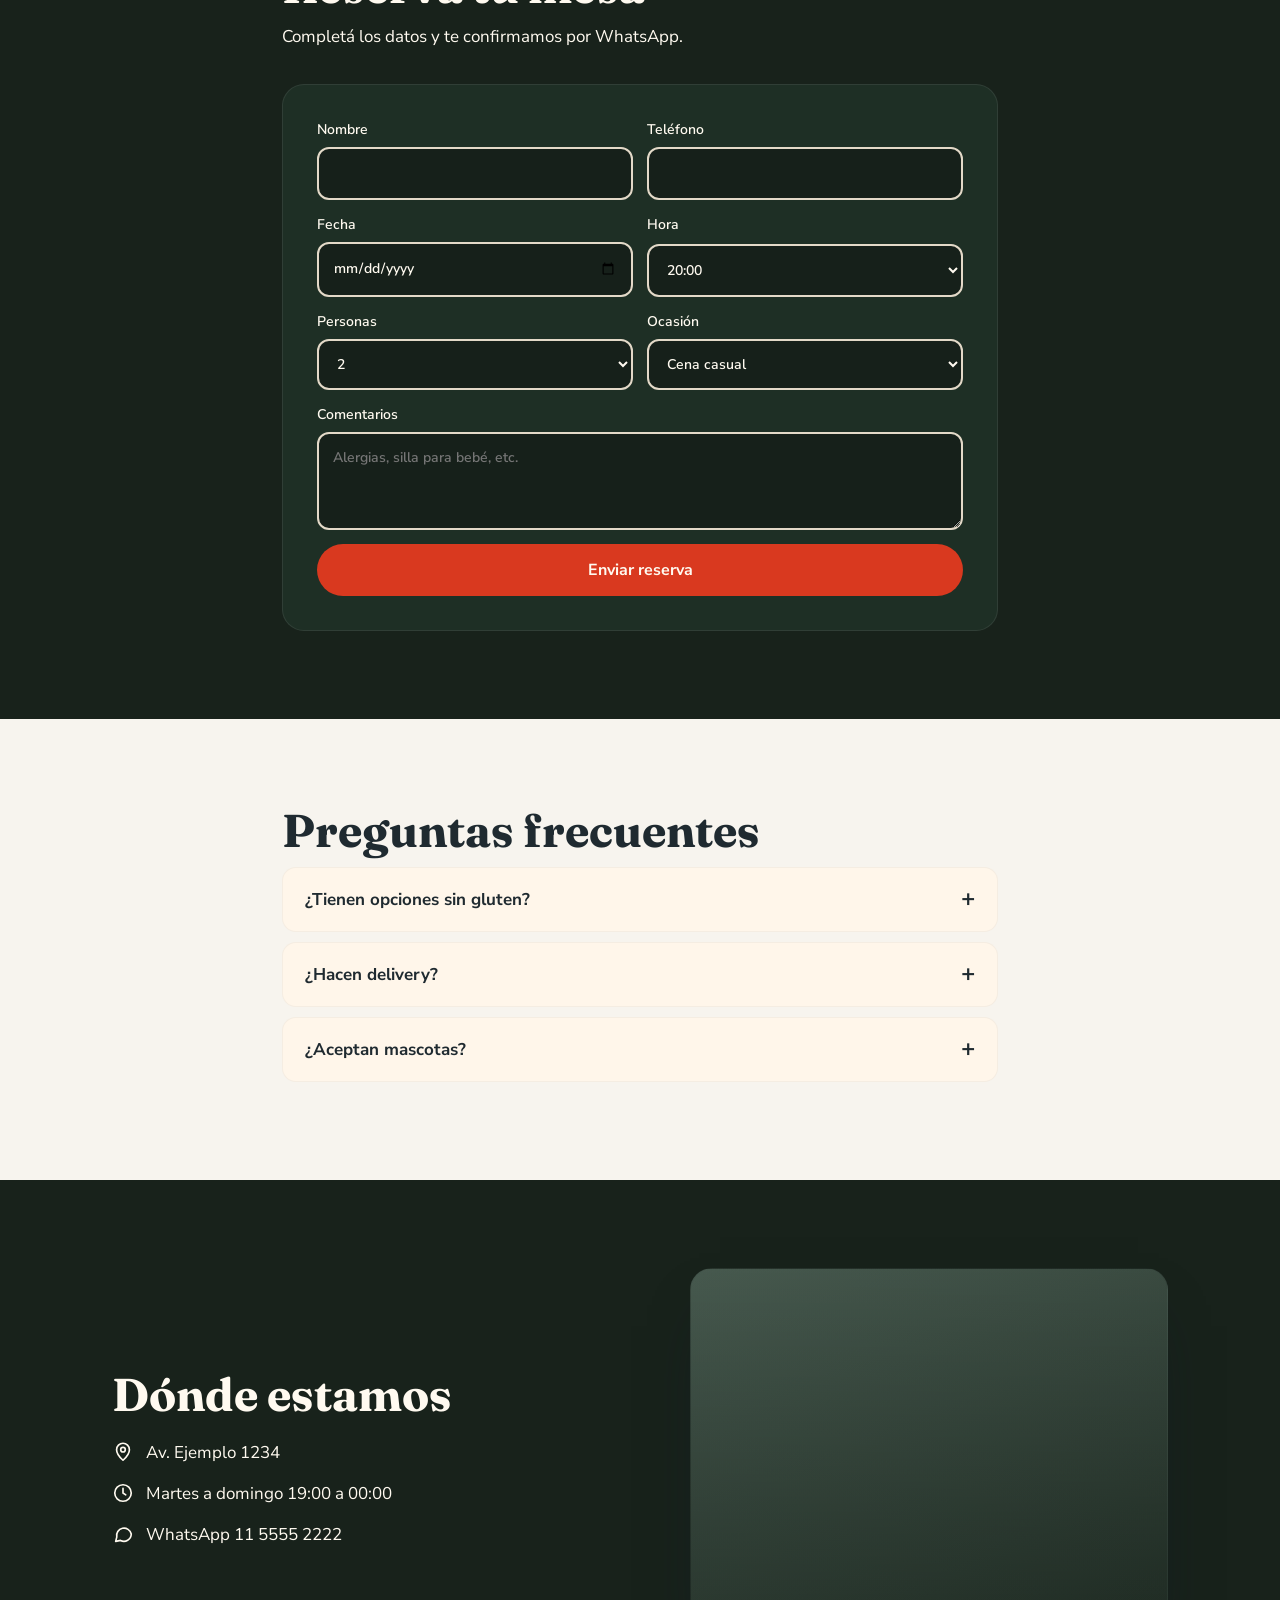
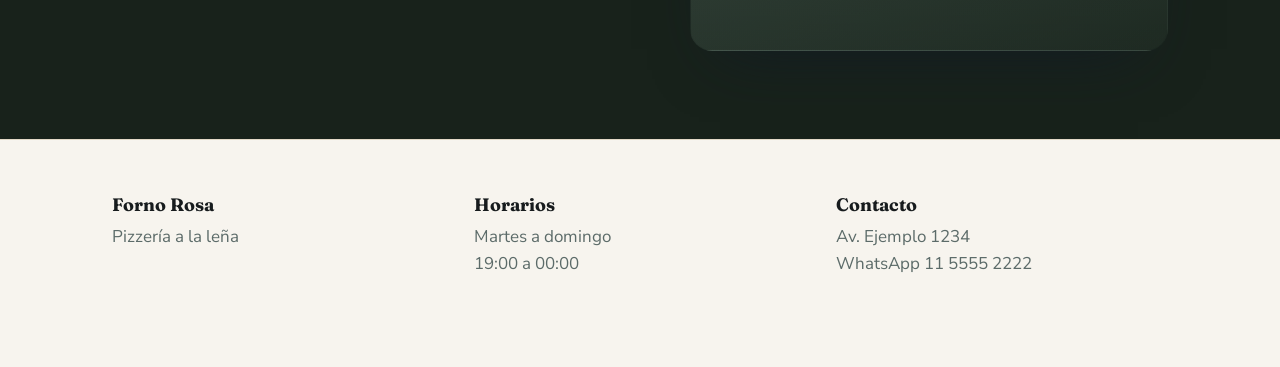
<file: demos/pizzeria.html>
<!DOCTYPE html><html lang="es"><head><meta charset="utf-8"><meta name="viewport" content="width=device-width,initial-scale=1"><title>Forno Rosa · Pizzería a la leña (demo)</title><link href="https://fonts.googleapis.com/css2?family=Fraunces:opsz,wght@9..144,600;9..144,800&family=Nunito+Sans:wght@400;700&display=swap" rel="stylesheet"><link rel="stylesheet" href="../assets/common.css"><style>:root{--bg:#f7f4ee;--tx:#1f2a30;--hd:#171b1d;--mu:#5c6b69;--ac:#D9391F;--on:#fff;--pr:#F4C95D;--cd:#fff6ea;--bd:#e3d9c8;--nb:#1E2A22ee;--fi:#16201A;--r:999px;--r2:22px;--fh:Fraunces,serif;--fb:'Nunito Sans',sans-serif}.body{background:#f7f4ee;color:var(--tx)}body{background:#f7f4ee;color:var(--tx)}section:not(.alt),section:not(.alt) *{color:var(--tx)}.sub,.card p,.plan p,.info li,.tb td,.tb th,details p,summary,li,.f label,.f input,.f select,.f textarea,.stats span{color:var(--tx)!important}.alt,.alt *{color:#fffaf0!important}.alt .sub,.alt .card p,.alt .plan p,.alt .tb td,.alt .tb th,.alt details p,.alt summary,.alt .info li,.alt .f label,.alt .f input,.alt .f select,.alt .f textarea{color:#fffaf0!important}.alt{background:#18221b}.alt .sub,.alt .card p,.alt .card h3,.alt .info li,.alt .info,.alt summary,.alt details p,.alt .sw,.alt .tb td,.alt .tb th,.alt .plan p,.alt .plan h3,.alt .plan em,.alt .badge,.alt .btn.o{color:#fffaf0}.alt .card,.alt .tb,.alt details,.alt .f{background:rgba(31,48,39,.94);border-color:rgba(255,255,255,.08)}.alt .card p{color:#f6e9cc}.alt .plan em{color:#fff}.alt .plan{border-top-color:#efab4e}.alt .sw{color:#fffaf0}.alt .tb th,.alt .tb td{color:#fffaf0}.alt .tb th{border-color:rgba(255,255,255,.08)}.alt .tb td{border-color:rgba(255,255,255,.07)}.alt .card,.alt .plan{box-shadow:none}.alt .card h3{color:#fff}.alt summary{color:#fff}.nav .btn{background:var(--ac)}.card{box-shadow:0 18px 38px -30px rgba(0,0,0,.8)}.hero .ph{background-position:center !important}.badge{background:rgba(255,255,255,.96)}.info li{align-items:flex-start}.info .i{margin-top:2px}</style></head><body data-wa="5491100000000" data-msg="Hola Forno Rosa! Quiero hacer un pedido."><div class="demo">Proyecto conceptual: negocio ficticio, no es un trabajo real.</div><header class="nav"><div class="w"><a class="logo" href="#">Forno Rosa</a><button class="burger" aria-label="Menú"><i data-i="menu"></i></button><nav><a href="#nosotros">Nosotros</a><a href="#carta">Carta</a><a href="#resenas">Reseñas</a><a href="#faq">Preguntas</a><a class="btn" href="#reservar">Reservar mesa</a></nav></div></header><section class="hero"><div class="w two"><div><h1>Masa de 48 horas. Horno a leña.</h1><p class="sub">Pizzas napolitanas hechas al momento, con ingredientes frescos. Comé en el salón o retirá por el local, de martes a domingo.</p><div class="cta"><a class="btn" href="#reservar">Reservar mesa</a><a class="btn o" href="#carta">Ver la carta</a></div></div><div class="ph tall nofoto" data-img="https://images.unsplash.com/photo-1513104890138-7c749659a591?auto=format&fit=crop&w=1200&q=80" style="--ill:linear-gradient(180deg,rgba(30,42,34,.08),rgba(30,42,34,.42));--g:linear-gradient(145deg,#D9391F,#8f2412 60%,#F4C95D)"><div class="badge"><i data-i="star"></i> 4.9/5</div></div></div></section><section class="alt sec"><div class="w stats rv"><div><b data-count="48" data-suf="h">0</b><span>de maduración de masa</span></div><div><b data-count="312">0</b><span>reseñas de vecinos</span></div><div><b data-count="90">0</b><span>segundos en el horno</span></div></div></section><section class="sec" id="nosotros"><div class="w two"><div class="ph wide nofoto rv" data-img="https://images.unsplash.com/photo-1552539618-7eec9b4d1796?auto=format&fit=crop&w=1200&q=80" style="--ill:linear-gradient(180deg,rgba(30,42,34,.12),rgba(30,42,34,.35));--g:linear-gradient(160deg,#3b5a46,#1e2a22)"></div><div class="rv"><h2>Hecha como en Nápoles, pensada para el barrio</h2><p class="sub">Amasamos todos los días con harina 00 y dejamos madurar la masa dos noches. Después, 90 segundos en horno a leña para lograr el equilibrio perfecto entre cornicione y centro suave.</p></div></div></section><section class="alt sec" id="carta"><div class="w"><h2 class="rv">La carta</h2><p class="sub rv">Elegí una categoría. Todas las pizzas son para 2 porciones generosas.</p><div class="tabs rv" data-tabs=".it"><button class="on" data-f="*">Todo</button><button data-f="cl">Clásicas</button><button data-f="es">Especiales</button><button data-f="be">Bebidas</button></div><div class="g"><div class="card it rv" data-c="cl"><div class="row"><h3>Margherita</h3><b>$9.500</b></div><p>Tomate, mozzarella, albahaca fresca.</p></div><div class="card it rv" data-c="cl"><div class="row"><h3>Fugazzeta</h3><b>$11.000</b></div><p>Cebolla caramelizada, mozzarella, aceitunas.</p></div><div class="card it rv" data-c="cl"><div class="row"><h3>Napolitana</h3><b>$11.500</b></div><p>Tomate, mozzarella, ajo, tomate fresco.</p></div><div class="card it rv" data-c="es"><div class="row"><h3>Rosa</h3><b>$13.500</b></div><p>Jamón crudo, rúcula, parmesano.</p></div><div class="card it rv" data-c="es"><div class="row"><h3>Provolone</h3><b>$12.000</b></div><p>Provolone, morrón asado, orégano.</p></div><div class="card it rv" data-c="es"><div class="row"><h3>Burrata</h3><b>$14.500</b></div><p>Burrata, pesto, tomates cherry.</p></div><div class="card it rv" data-c="be"><div class="row"><h3>Cerveza artesanal</h3><b>$4.500</b></div><p>Rubia, roja o IPA, 500 ml.</p></div><div class="card it rv" data-c="be"><div class="row"><h3>Limonada con menta</h3><b>$3.200</b></div><p>Exprimida al momento.</p></div></div></div></section><section class="sec" id="resenas"><div class="w"><h2 class="rv">Lo que dicen los vecinos</h2><p class="sub rv">Reseñas de ejemplo para esta demo.</p><div class="car rv"><div class="tr"><div class="sl"><div><span class="st" data-s="5"></span><p>La mejor masa de la zona, con diferencia. Volvemos todas las semanas.</p><b>Lucía M.</b></div></div><div class="sl"><div><span class="st" data-s="5"></span><p>Llegó caliente y en 20 minutos. Se nota que la hacen en el momento.</p><b>Martín R.</b></div></div><div class="sl"><div><span class="st" data-s="5"></span><p>El salón es chico pero se come de lujo. Reservá con tiempo.</p><b>Carolina S.</b></div></div><div class="sl"><div><span class="st" data-s="4"></span><p>La burrata es una locura. Para mí, la mejor de la carta.</p><b>Federico G.</b></div></div></div><div class="cn"><button class="prev" aria-label="Anterior"><i data-i="left"></i></button><div class="dots"></div><button class="next" aria-label="Siguiente"><i data-i="right"></i></button></div></div></div></section><section class="alt sec" id="reservar"><div class="w" style="max-width:760px"><h2 class="rv">Reservá tu mesa</h2><p class="sub rv">Completá los datos y te confirmamos por WhatsApp.</p><form class="f rv" data-t="Hola Forno Rosa! Quiero reservar:" data-ok="¡Reserva recibida!"><label>Nombre<input name="Nombre" required autocomplete="name"></label><label>Teléfono<input name="Teléfono" type="tel" required autocomplete="tel"></label><label>Fecha<input name="Fecha" type="date" required></label><label>Hora<select name="Hora"><option>20:00</option><option>20:30</option><option>21:00</option><option>21:30</option><option>22:00</option></select></label><label>Personas<select name="Personas"><option>1</option><option selected>2</option><option>3</option><option>4</option><option>5</option><option>6</option><option>7 o más</option></select></label><label>Ocasión<select name="Ocasión"><option>Cena casual</option><option>Cumpleaños</option><option>Cita</option></select></label><label class="full">Comentarios<textarea name="Comentarios" rows="3" placeholder="Alergias, silla para bebé, etc."></textarea></label><button class="btn full" type="submit">Enviar reserva</button></form></div></section><section class="sec" id="faq"><div class="w" style="max-width:760px"><h2 class="rv">Preguntas frecuentes</h2><details class="rv"><summary>¿Tienen opciones sin gluten?</summary><p>Sí, hacemos masa sin TACC con aviso previo de 24 horas.</p></details><details class="rv"><summary>¿Hacen delivery?</summary><p>Retiro por el local y envíos en un radio de 3 km por WhatsApp.</p></details><details class="rv"><summary>¿Aceptan mascotas?</summary><p>Sí, en la vereda tenemos mesas pensadas para ir con tu perro.</p></details></div></section><section class="alt sec" id="ubicacion"><div class="w two"><div class="rv"><h2>Dónde estamos</h2><ul class="info"><li><i data-i="pin"></i>Av. Ejemplo 1234</li><li><i data-i="clock"></i>Martes a domingo 19:00 a 00:00</li><li><i data-i="chat"></i>WhatsApp 11 5555 2222</li></ul></div><div class="ph wide nofoto" data-img="https://images.unsplash.com/photo-1555396273-367ea4eb4db5?auto=format&fit=crop&w=1200&q=80" style="--ill:linear-gradient(180deg,rgba(30,42,34,.08),rgba(30,42,34,.28));--g:linear-gradient(160deg,#4a5d52,#1e2a22)"></div></div></section><footer><div class="w fg"><div><h3>Forno Rosa</h3><p>Pizzería a la leña</p></div><div><h3>Horarios</h3><p>Martes a domingo<br>19:00 a 00:00</p></div><div><h3>Contacto</h3><p>Av. Ejemplo 1234<br>WhatsApp 11 5555 2222</p></div></div></footer><script src="../assets/common.js"></script></body></html>
</file>
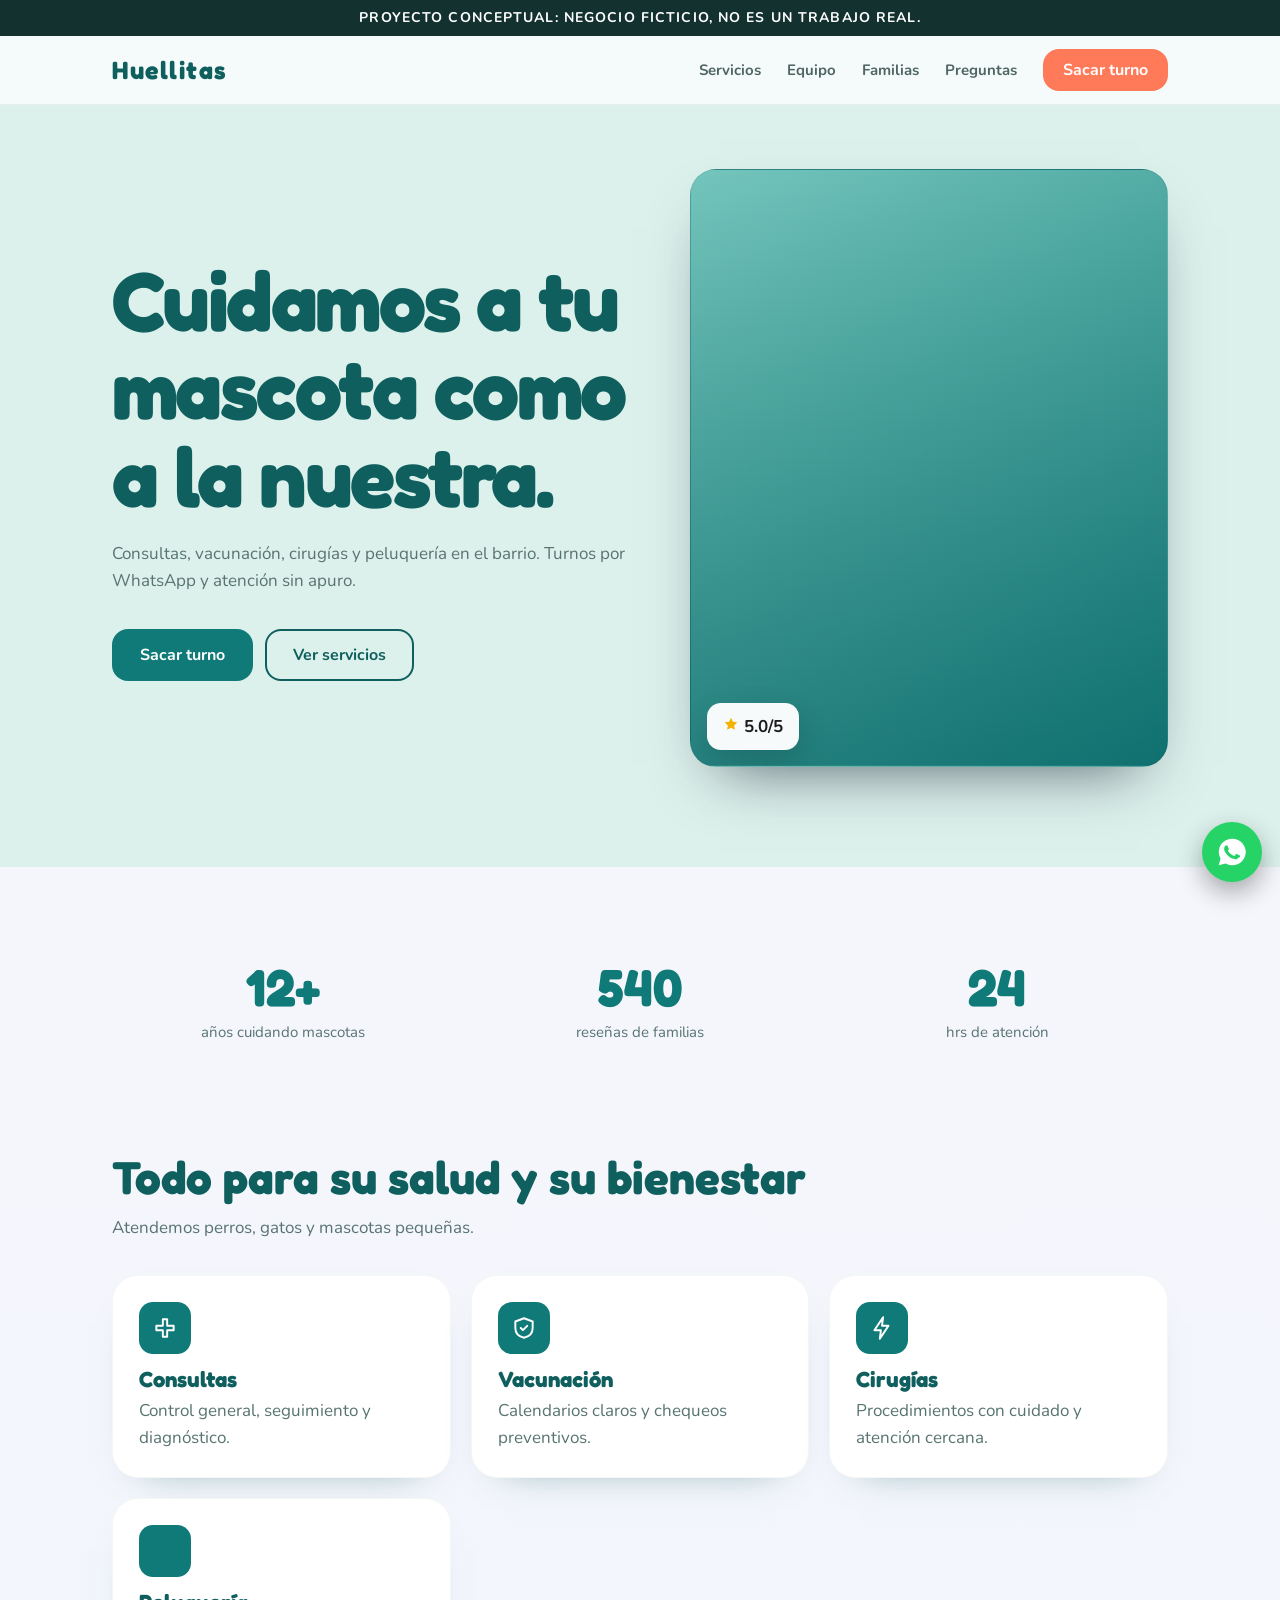
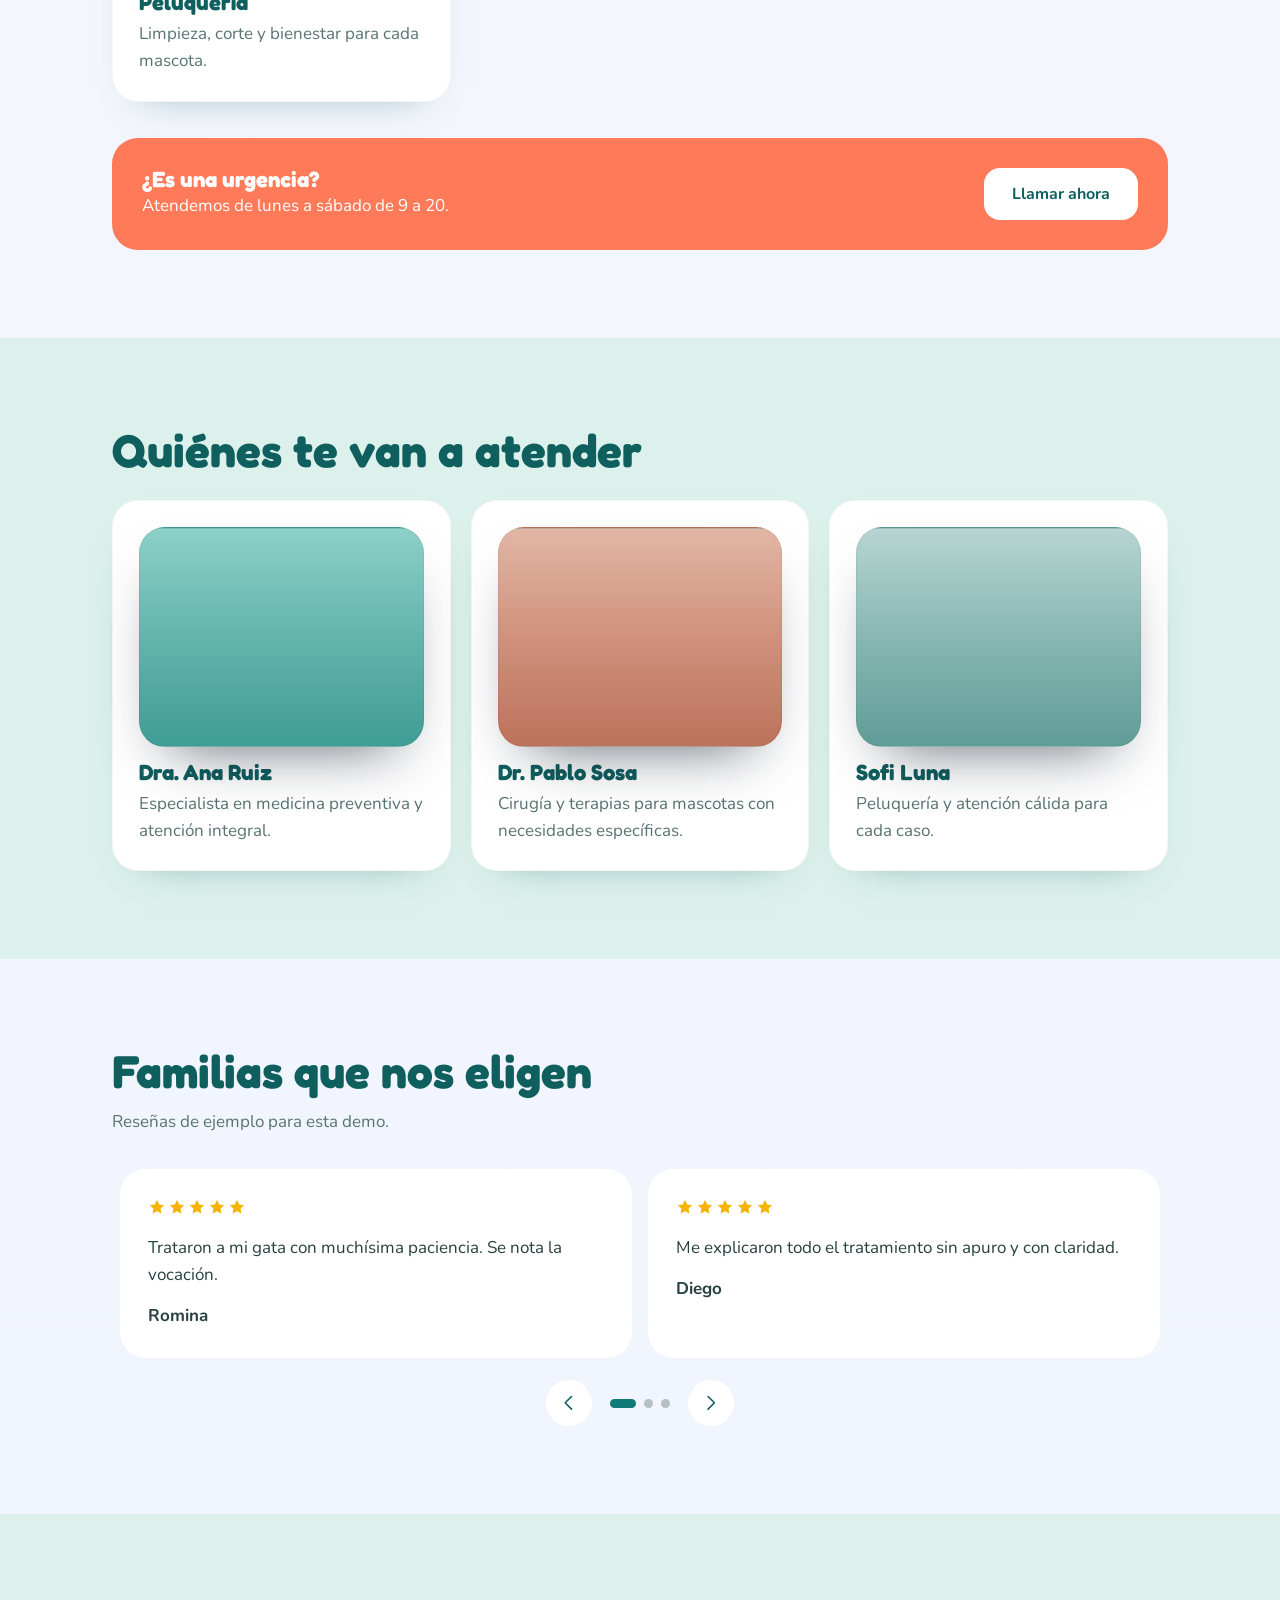
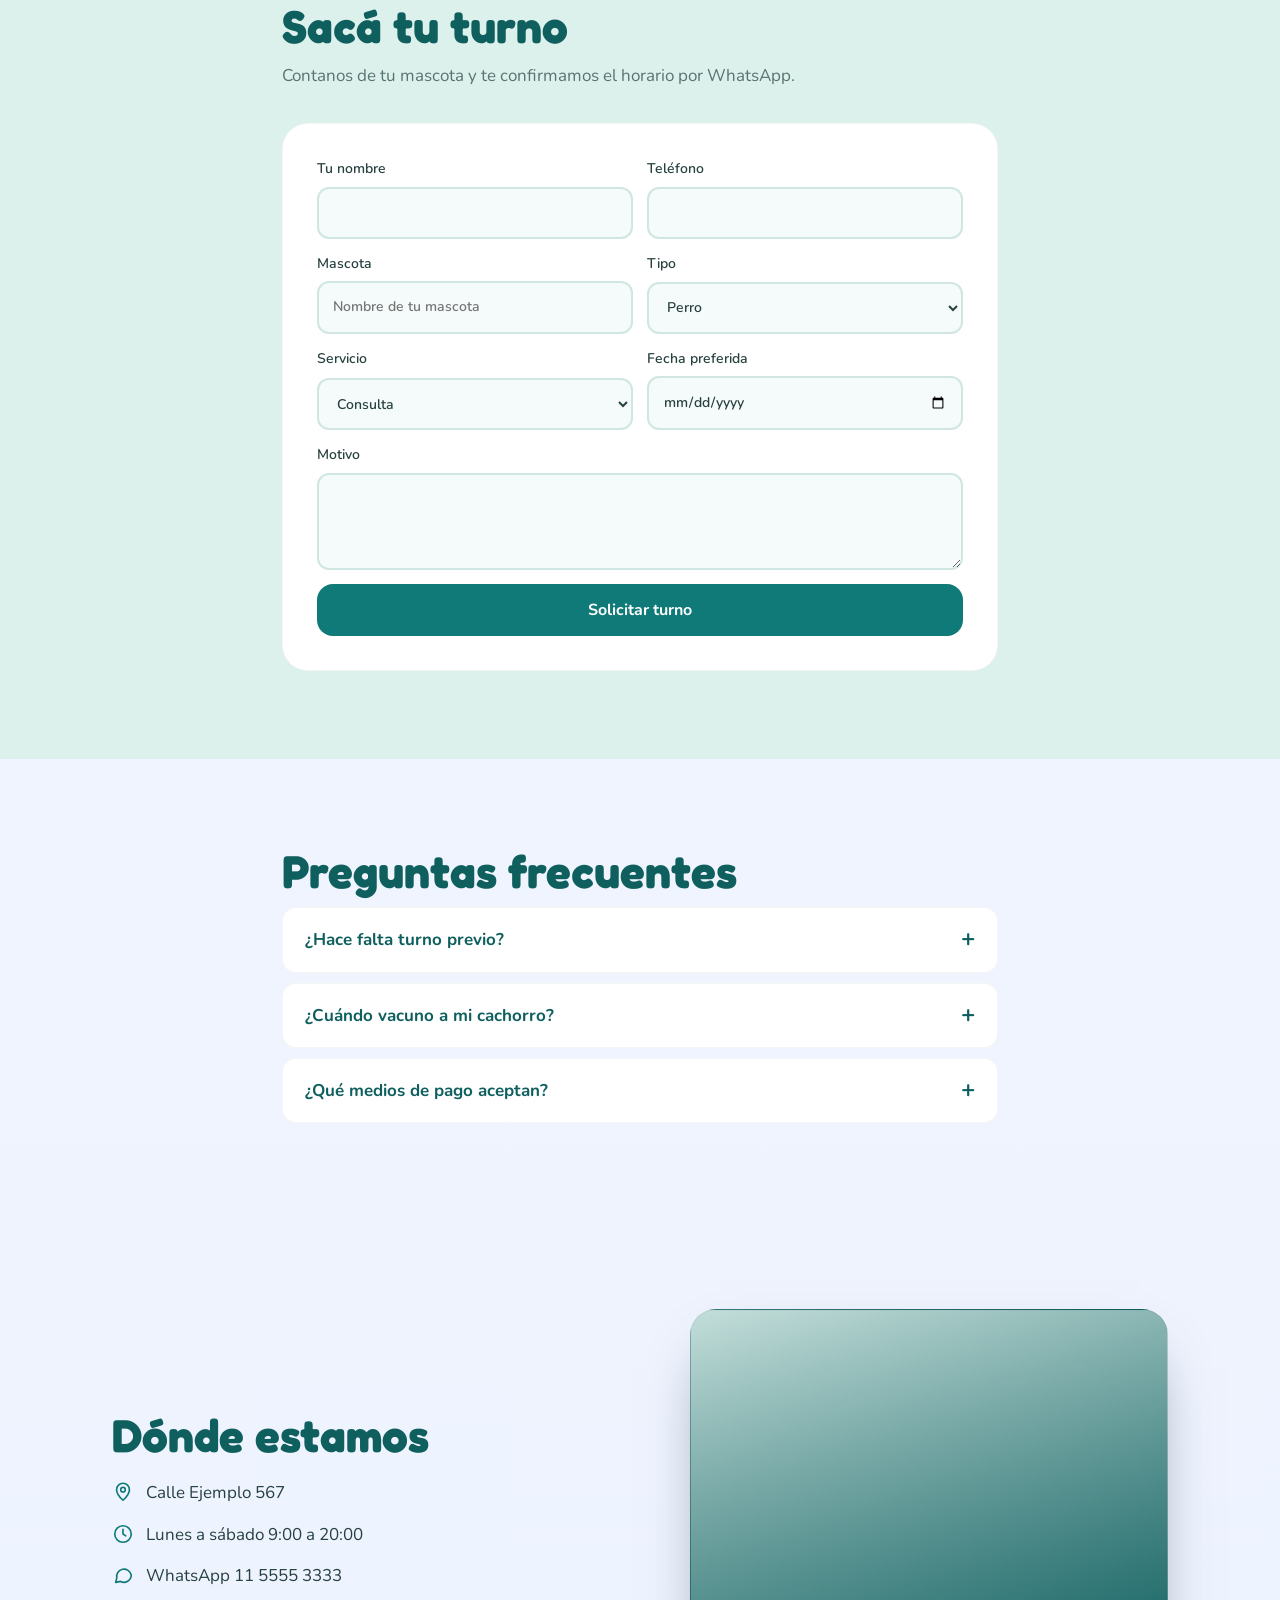
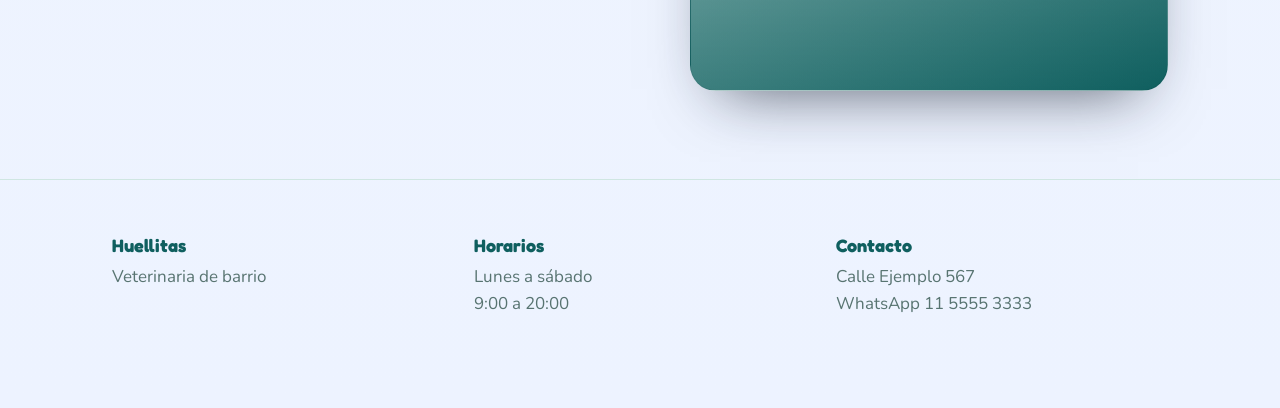
<file: demos/veterinaria.html>
<!DOCTYPE html><html lang="es"><head><meta charset="utf-8"><meta name="viewport" content="width=device-width,initial-scale=1"><title>Huellitas · Veterinaria (demo)</title><link href="https://fonts.googleapis.com/css2?family=Fredoka:wght@500;600&family=Nunito:wght@400;700&display=swap" rel="stylesheet"><link rel="stylesheet" href="../assets/common.css"><style>:root{--bg:#F5FBFA;--tx:#27413F;--hd:#0F5F5F;--mu:#587471;--ac:#0F7A78;--on:#fff;--cd:#fff;--bd:#CFE6E2;--nb:#F5FBFAee;--fi:#F5FBFA;--r:16px;--r2:26px;--fh:Fredoka,sans-serif;--fb:Nunito}.mint{background:#DDF1EC}.card{box-shadow:0 18px 38px -32px rgba(15,95,95,.62)}.urg{background:#FF7A59;color:#fff;border-radius:26px;padding:30px;display:flex;justify-content:space-between;gap:18px;flex-wrap:wrap;align-items:center}.urg h3,.urg p{color:#fff}.urg .btn{background:#fff;color:#0F5F5F}.nav .btn{background:#FF7A59}.hero .ph{background-position:center !important}.badge{background:rgba(255,255,255,.96)}.info li{align-items:flex-start}.info .i{margin-top:2px}</style></head><body data-wa="5491100000000" data-msg="Hola Huellitas! Quiero consultar por mi mascota."><div class="demo" style="background:#12312F">Proyecto conceptual: negocio ficticio, no es un trabajo real.</div><header class="nav"><div class="w"><a class="logo" href="#">Huellitas</a><button class="burger" aria-label="Menú"><i data-i="menu"></i></button><nav><a href="#servicios">Servicios</a><a href="#equipo">Equipo</a><a href="#resenas">Familias</a><a href="#faq">Preguntas</a><a class="btn" href="#turno">Sacar turno</a></nav></div></header><section class="hero mint"><div class="w two"><div><h1>Cuidamos a tu mascota como a la nuestra.</h1><p class="sub">Consultas, vacunación, cirugías y peluquería en el barrio. Turnos por WhatsApp y atención sin apuro.</p><div class="cta"><a class="btn" href="#turno">Sacar turno</a><a class="btn o" href="#servicios">Ver servicios</a></div></div><div class="ph tall nofoto" data-img="https://images.unsplash.com/photo-1548199973-03cce0bbc87b?auto=format&fit=crop&w=1200&q=80" style="--ill:linear-gradient(180deg,rgba(15,95,95,.1),rgba(15,95,95,.35));--g:linear-gradient(150deg,#7FD1C7,#0F7A78)"><div class="badge"><i data-i="star"></i> 5.0/5</div></div></div></section><section class="sec"><div class="w stats rv"><div><b data-count="12" data-suf="+">0</b><span>años cuidando mascotas</span></div><div><b data-count="540">0</b><span>reseñas de familias</span></div><div><b data-count="24">0</b><span>hrs de atención</span></div></div></section><section class="sec" id="servicios" style="padding-top:20px"><div class="w"><h2 class="rv">Todo para su salud y su bienestar</h2><p class="sub rv">Atendemos perros, gatos y mascotas pequeñas.</p><div class="g"><div class="card rv"><div class="ic"><i data-i="cross"></i></div><h3>Consultas</h3><p>Control general, seguimiento y diagnóstico.</p></div><div class="card rv"><div class="ic"><i data-i="shield"></i></div><h3>Vacunación</h3><p>Calendarios claros y chequeos preventivos.</p></div><div class="card rv"><div class="ic"><i data-i="bolt"></i></div><h3>Cirugías</h3><p>Procedimientos con cuidado y atención cercana.</p></div><div class="card rv"><div class="ic"><i data-i="spark"></i></div><h3>Peluquería</h3><p>Limpieza, corte y bienestar para cada mascota.</p></div></div><div class="urg rv" style="margin-top:36px"><div><h3>¿Es una urgencia?</h3><p>Atendemos de lunes a sábado de 9 a 20.</p></div><a class="btn" href="tel:+5491100000000">Llamar ahora</a></div></div></section><section class="mint sec" id="equipo"><div class="w"><h2 class="rv">Quiénes te van a atender</h2><div class="g" style="margin-top:26px"><div class="card rv"><div class="ph nofoto" data-img="https://images.unsplash.com/photo-1559839734-2b71ea197ec2?auto=format&fit=crop&w=900&q=80" style="--ill:linear-gradient(180deg,rgba(15,95,95,.12),rgba(15,95,95,.28));--g:linear-gradient(#9fe0d6,#52b5ab);height:180px;margin-bottom:14px"></div><h3>Dra. Ana Ruiz</h3><p>Especialista en medicina preventiva y atención integral.</p></div><div class="card rv"><div class="ph nofoto" data-img="https://images.unsplash.com/photo-1534528741775-53994a69daeb?auto=format&fit=crop&w=900&q=80" style="--ill:linear-gradient(180deg,rgba(15,95,95,.12),rgba(15,95,95,.28));--g:linear-gradient(#ffc3b0,#ff7a59);height:180px;margin-bottom:14px"></div><h3>Dr. Pablo Sosa</h3><p>Cirugía y terapias para mascotas con necesidades específicas.</p></div><div class="card rv"><div class="ph nofoto" data-img="https://images.unsplash.com/photo-1487412720507-e7ab37603c6f?auto=format&fit=crop&w=900&q=80" style="--ill:linear-gradient(180deg,rgba(15,95,95,.12),rgba(15,95,95,.28));--g:linear-gradient(#cfe6e2,#7fb5ad);height:180px;margin-bottom:14px"></div><h3>Sofi Luna</h3><p>Peluquería y atención cálida para cada caso.</p></div></div></div></section><section class="sec" id="resenas"><div class="w"><h2 class="rv">Familias que nos eligen</h2><p class="sub rv">Reseñas de ejemplo para esta demo.</p><div class="car rv"><div class="tr"><div class="sl"><div><span class="st" data-s="5"></span><p>Trataron a mi gata con muchísima paciencia. Se nota la vocación.</p><b>Romina</b></div></div><div class="sl"><div><span class="st" data-s="5"></span><p>Me explicaron todo el tratamiento sin apuro y con claridad.</p><b>Diego</b></div></div><div class="sl"><div><span class="st" data-s="5"></span><p>Mi perro, que odia las veterinarias, salió moviendo la cola.</p><b>Valentina</b></div></div><div class="sl"><div><span class="st" data-s="5"></span><p>Sacar turno por WhatsApp es facilísimo. Respondieron en minutos.</p><b>Hernán</b></div></div></div><div class="cn"><button class="prev" aria-label="Anterior"><i data-i="left"></i></button><div class="dots"></div><button class="next" aria-label="Siguiente"><i data-i="right"></i></button></div></div></div></section><section class="mint sec" id="turno"><div class="w" style="max-width:760px"><h2 class="rv">Sacá tu turno</h2><p class="sub rv">Contanos de tu mascota y te confirmamos el horario por WhatsApp.</p><form class="f rv" data-t="Hola Huellitas! Quiero sacar un turno:" data-ok="¡Turno solicitado!"><label>Tu nombre<input name="Nombre" required></label><label>Teléfono<input name="Teléfono" type="tel" required></label><label>Mascota<input name="Mascota" required placeholder="Nombre de tu mascota"></label><label>Tipo<select name="Tipo"><option>Perro</option><option>Gato</option><option>Otro</option></select></label><label>Servicio<select name="Servicio"><option>Consulta</option><option>Vacunación</option><option>Cirugía</option><option>Peluquería</option></select></label><label>Fecha preferida<input name="Fecha" type="date" required></label><label class="full">Motivo<textarea name="Motivo" rows="3"></textarea></label><button class="btn full" type="submit">Solicitar turno</button></form></div></section><section class="sec" id="faq"><div class="w" style="max-width:760px"><h2 class="rv">Preguntas frecuentes</h2><details class="rv"><summary>¿Hace falta turno previo?</summary><p>Recomendamos sacar turno, pero las urgencias se atienden en el momento.</p></details><details class="rv"><summary>¿Cuándo vacuno a mi cachorro?</summary><p>El primer plan comienza a las 6 a 8 semanas. Te armamos el calendario completo.</p></details><details class="rv"><summary>¿Qué medios de pago aceptan?</summary><p>Efectivo, transferencia y tarjetas.</p></details></div></section><section class="alt sec" id="ubicacion"><div class="w two"><div class="rv"><h2>Dónde estamos</h2><ul class="info"><li><i data-i="pin"></i>Calle Ejemplo 567</li><li><i data-i="clock"></i>Lunes a sábado 9:00 a 20:00</li><li><i data-i="chat"></i>WhatsApp 11 5555 3333</li></ul></div><div class="ph wide nofoto" data-img="https://images.unsplash.com/photo-1583511655857-d19b40a7a54e?auto=format&fit=crop&w=1200&q=80" style="--ill:linear-gradient(180deg,rgba(15,95,95,.06),rgba(15,95,95,.25));--g:linear-gradient(160deg,#cfe6e2,#0f5f5f)"></div></div></section><footer><div class="w fg"><div><h3>Huellitas</h3><p>Veterinaria de barrio</p></div><div><h3>Horarios</h3><p>Lunes a sábado<br>9:00 a 20:00</p></div><div><h3>Contacto</h3><p>Calle Ejemplo 567<br>WhatsApp 11 5555 3333</p></div></div></footer><script src="../assets/common.js"></script></body></html>
</file>
<file: assets/common.css>
*{box-sizing:border-box;margin:0}html{scroll-behavior:smooth}body{font:17px/1.6 var(--fb),system-ui,sans-serif;background:linear-gradient(180deg,#f6f7fb 0%,#edf3ff 100%);color:var(--tx)}img,iframe,svg{max-width:100%;display:block}a{color:inherit}button,input,select,textarea{font:inherit}.w{max-width:1100px;margin:auto;padding:0 22px}.hide{display:none!important}.demo{background:linear-gradient(135deg,var(--ac),#1d3796);color:var(--on);text-align:center;font-size:14px;padding:7px 12px;letter-spacing:.08em;font-weight:700;text-transform:uppercase}.nav{position:sticky;top:0;z-index:50;background:var(--nb);backdrop-filter:blur(14px);border-bottom:1px solid rgba(16,24,40,.06)}.nav .w{display:flex;align-items:center;justify-content:space-between;height:68px}.logo{font:800 25px var(--fh);color:var(--hd);text-decoration:none;letter-spacing:.06em}.nav nav{display:flex;gap:26px;align-items:center}.nav nav a:not(.btn){color:var(--tx);text-decoration:none;font-weight:700;font-size:15px;opacity:.8;transition:opacity .2s}.nav nav a:not(.btn):hover{opacity:1}.nav .btn{padding:10px 20px}.burger{display:none;background:none;border:0;color:var(--hd);font-size:30px;cursor:pointer}.btn{display:inline-flex;align-items:center;justify-content:center;gap:8px;border:0;cursor:pointer;font:700 16px var(--fb);background:var(--ac);color:var(--on);padding:15px 28px;border-radius:var(--r);text-decoration:none;transition:transform .2s,box-shadow .2s,filter .2s}.btn:hover{transform:translateY(-2px);box-shadow:0 18px 34px -18px var(--ac);filter:brightness(1.08)}.btn:active{transform:none}.btn.o{background:transparent;color:var(--hd);box-shadow:inset 0 0 0 2px var(--hd)}:focus-visible{outline:3px solid var(--ac);outline-offset:3px}.sec{padding:88px 0}h1,h2,h3{font-family:var(--fh);color:var(--hd);line-height:1.05}h1{font-size:clamp(42px,7.4vw,84px);letter-spacing:-.03em;margin-bottom:20px}h2{font-size:clamp(30px,5vw,46px);margin-bottom:12px}h3{font-size:22px}.sub{color:var(--mu);max-width:56ch;margin-bottom:34px}.cta{display:flex;gap:12px;flex-wrap:wrap;margin-top:28px}.hero{padding:64px 0 100px}.two{display:grid;grid-template-columns:1.1fr 1fr;gap:52px;align-items:center}.ph{position:relative;border-radius:var(--r2);background:var(--img,none) center/cover,var(--ill,none) center/cover,var(--g);overflow:hidden;min-height:220px;box-shadow:0 28px 60px -30px rgba(16,24,40,.7);border:1px solid rgba(16,24,40,.06)}.tall{aspect-ratio:4/5}.wide{aspect-ratio:5/4}.badge{position:absolute;left:16px;bottom:16px;z-index:2;background:rgba(255,255,255,.96);color:#1b1b1b;padding:10px 16px;border-radius:14px;font-weight:700;box-shadow:0 12px 30px rgba(0,0,0,.15);animation:fl 4s ease-in-out infinite}.badge .i{color:#f5b301;width:16px;height:16px;vertical-align:-3px}@keyframes fl{50%{transform:translateY(-8px)}}.stats{display:grid;grid-template-columns:repeat(auto-fit,minmax(160px,1fr));gap:16px;text-align:center}.stats b{display:block;font:800 clamp(36px,5vw,52px) var(--fh);color:var(--pr,var(--ac))}.stats span{color:var(--mu);font-size:15px}.g{display:grid;gap:20px;grid-template-columns:repeat(auto-fit,minmax(250px,1fr))}.card{background:var(--cd);border-radius:var(--r2);padding:26px;transition:transform .3s,box-shadow .3s;border:1px solid rgba(16,24,40,.04)}.card:hover{transform:translateY(-5px);box-shadow:0 24px 50px -28px rgba(16,24,40,.45)}.card p{color:var(--mu);margin-top:6px}.row{display:flex;justify-content:space-between;gap:12px;align-items:baseline}.row b{color:var(--pr,var(--ac));font:800 20px var(--fh);white-space:nowrap}.tabs{display:flex;gap:8px;flex-wrap:wrap;margin-bottom:26px}.tabs button{border:0;cursor:pointer;font:600 15px var(--fb);padding:10px 20px;border-radius:999px;background:var(--cd);color:var(--tx);transition:.2s}.tabs button.on{background:var(--ac);color:var(--on)}.car{overflow:hidden;--n:1}.tr{display:flex;transition:transform .6s cubic-bezier(.2,.8,.2,1)}.sl{flex:0 0 calc(100%/var(--n));padding:0 8px}.sl>div{background:var(--cd);border-radius:var(--r2);padding:28px;height:100%}.sl p{margin:10px 0 14px}.st{color:#F5B301;display:inline-flex;gap:2px}.st .i{width:18px;height:18px}.cn{display:flex;justify-content:center;align-items:center;gap:14px;margin-top:22px}.cn button{display:grid;place-items:center;width:46px;height:46px;border-radius:50%;border:0;background:var(--cd);color:var(--hd);font-size:18px;cursor:pointer;transition:.2s}.cn button:hover{transform:translateY(-2px)}.dots span{display:inline-block;width:9px;height:9px;margin:0 4px;border-radius:9px;background:var(--mu);opacity:.4;cursor:pointer;transition:.3s}.dots span.on{width:26px;background:var(--ac);opacity:1}.f{display:grid;gap:14px;grid-template-columns:1fr 1fr;background:var(--cd);padding:34px;border-radius:var(--r2);border:1px solid rgba(16,24,40,.04)}.f .full{grid-column:1/-1}.f label{display:grid;gap:6px;font-weight:600;font-size:14px}.f input,.f select,.f textarea{font:inherit;padding:13px 14px;border-radius:12px;border:2px solid var(--bd);background:var(--fi);color:var(--tx);transition:border .2s;max-width:100%}.f input:focus,.f select:focus,.f textarea:focus{border-color:var(--ac);outline:0}.f :user-invalid{border-color:#e5484d}.ok{text-align:center;padding:20px}.ok p{margin:8px 0 20px;color:var(--mu)}.chk{width:64px;height:64px;margin:0 auto 14px;border-radius:50%;background:var(--ac);color:var(--on);display:grid;place-items:center;font-size:32px;animation:pop .5s}@keyframes pop{from{transform:scale(0)}}details{background:var(--cd);border-radius:14px;padding:18px 22px;margin-bottom:10px;border:1px solid rgba(16,24,40,.04)}summary{cursor:pointer;font-weight:700;color:var(--hd);list-style:none;display:flex;justify-content:space-between}summary::after{content:"+";font-size:24px;line-height:1;transition:transform .3s}details[open] summary::after{transform:rotate(45deg)}details p{margin-top:10px;color:var(--mu)}footer{padding:56px 0 90px;border-top:1px solid var(--bd);color:var(--mu)}.fg{display:grid;gap:30px;grid-template-columns:repeat(auto-fit,minmax(200px,1fr))}footer h3{font-size:18px;margin-bottom:8px}.wa{position:fixed;right:18px;bottom:18px;z-index:60;width:60px;height:60px;border-radius:50%;background:#25D366;display:grid;place-items:center;box-shadow:0 10px 26px #0005;animation:pu 2.6s infinite}@keyframes pu{0%{box-shadow:0 0 0 0 #25D366aa}70%,100%{box-shadow:0 0 0 20px #25D36600}}.toast{position:fixed;left:50%;bottom:24px;z-index:70;transform:translate(-50%,140px);background:#111;color:#fff;padding:13px 22px;border-radius:12px;transition:transform .4s}.toast.show{transform:translate(-50%,0)}.js .rv{opacity:0;transform:translateY(26px);transition:opacity .8s,transform .8s}.js .rv.in{opacity:1;transform:none}.hero .two>*{animation:up .9s both}.hero .two>*:nth-child(2){animation-delay:.15s}@keyframes up{from{opacity:0;transform:translateY(24px)}}@media(min-width:900px){.car{--n:2}}@media(max-width:820px){.w{padding:0 18px}.two,.f{grid-template-columns:1fr}.burger{display:block}.nav nav{display:none}.nav nav.open{display:flex;position:absolute;top:68px;left:0;right:0;flex-direction:column;align-items:stretch;gap:16px;padding:22px;background:var(--bg);text-align:center;border-bottom:1px solid var(--bd)}.nav nav.open a{padding:8px 0}.sec{padding:64px 0}}@media(max-width:560px){.demo{font-size:12px;padding:6px 10px}.nav .w{height:60px}.logo{font-size:20px}.cta{flex-direction:column}.cta .btn{width:100%}.f{padding:20px}.card{padding:20px}.pc .shot iframe{height:220px}}@media(prefers-reduced-motion:reduce){*{animation:none!important;transition:none!important}.js .rv{opacity:1;transform:none}}i{font-style:normal;display:inline-flex}.i{width:1.2em;height:1.2em;fill:none;stroke:currentColor;stroke-width:1.8;stroke-linecap:round;stroke-linejoin:round;flex:none}.i.fl{fill:currentColor;stroke:none}.ic{width:52px;height:52px;border-radius:14px;background:var(--ac);color:var(--on);display:grid;place-items:center;margin-bottom:14px}.ic .i{width:26px;height:26px}.info{list-style:none;padding:0;display:grid;gap:14px;margin-top:20px}.info li{display:flex;gap:12px;align-items:center}.info .i{color:var(--ac);width:22px;height:22px}.map{border:0;width:100%;height:340px;border-radius:var(--r2)}.pc .shot{position:relative;overflow:hidden;border-radius:var(--r2);background:linear-gradient(160deg,#dfe8ff,#b8cafc);border:1px solid rgba(47,91,255,.18)}.pc .shot iframe{width:100%;height:260px;border:0;display:block;background:#eef3ff}.pc .shot a{position:absolute;inset:auto 14px 14px 14px;display:inline-flex;justify-content:center;padding:10px 14px;border-radius:999px;background:rgba(16,24,40,.78);color:#fff;text-decoration:none;font-weight:700}
</file>
